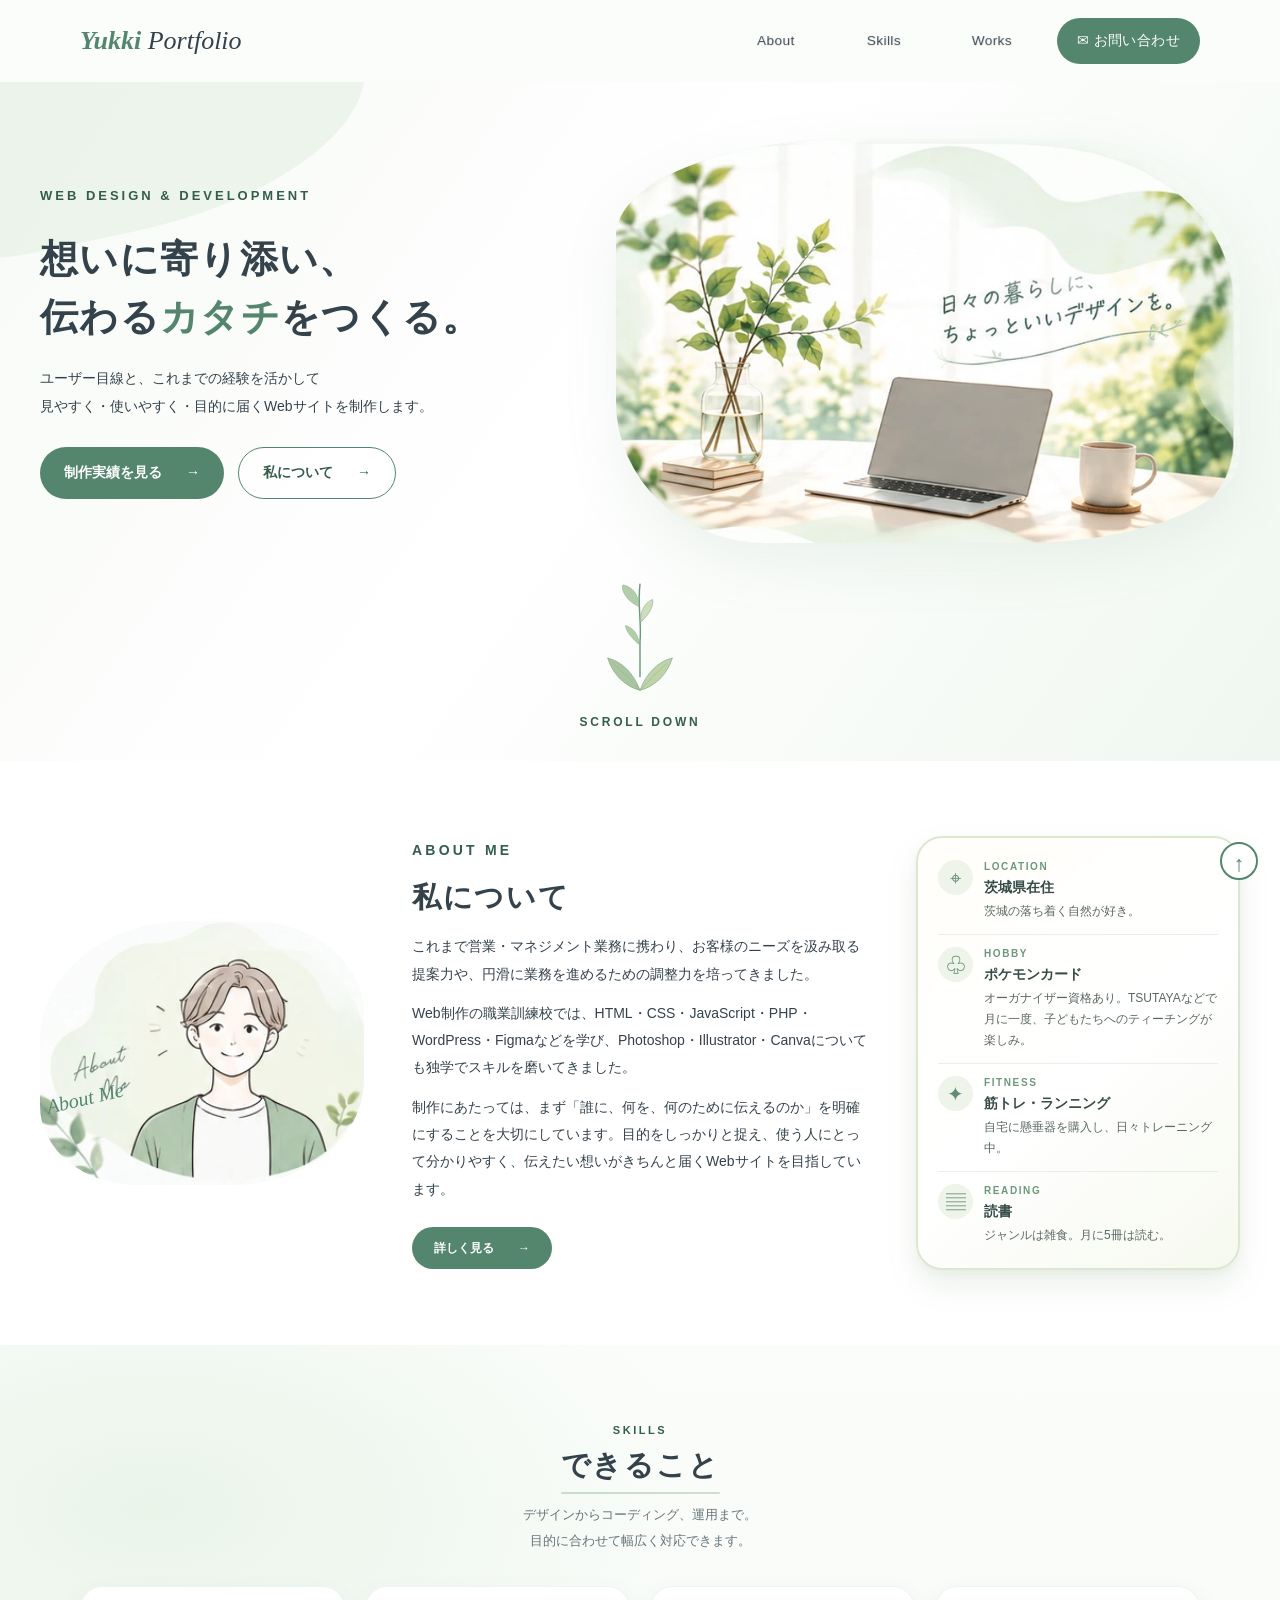
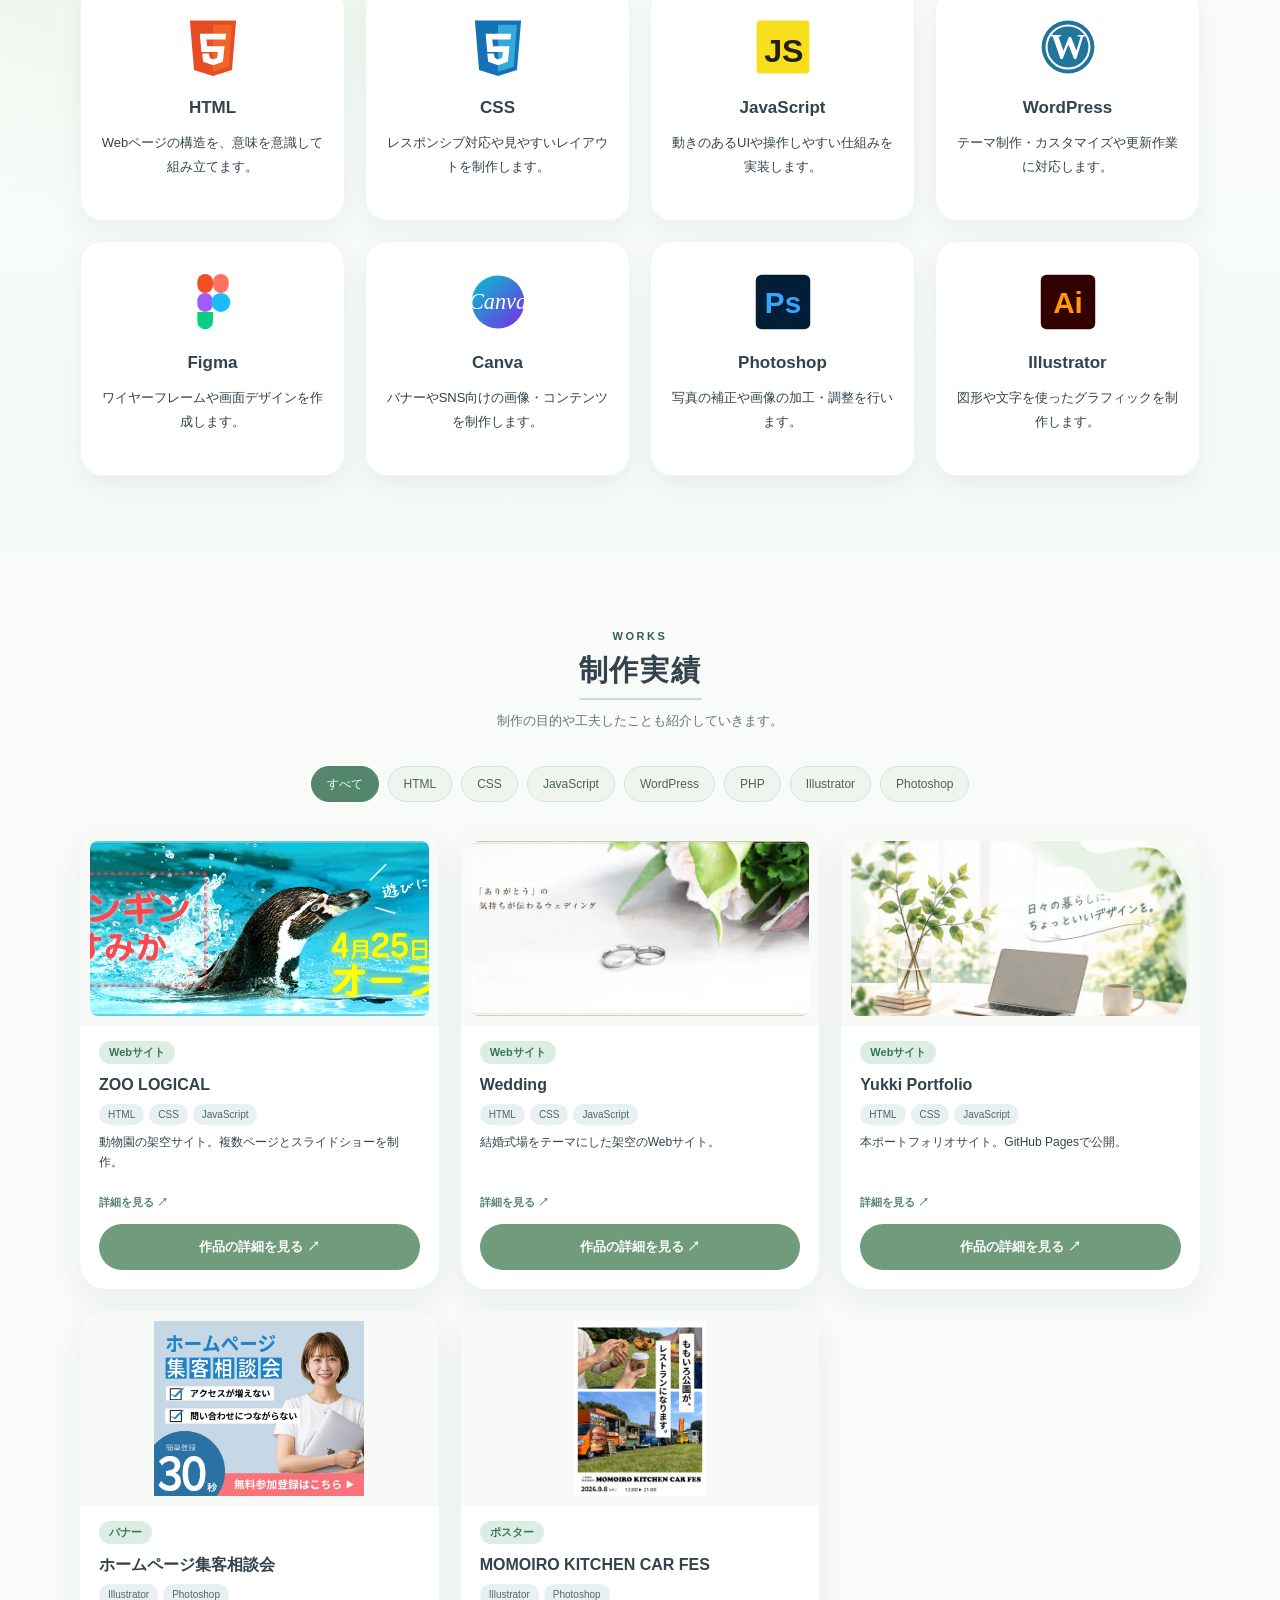
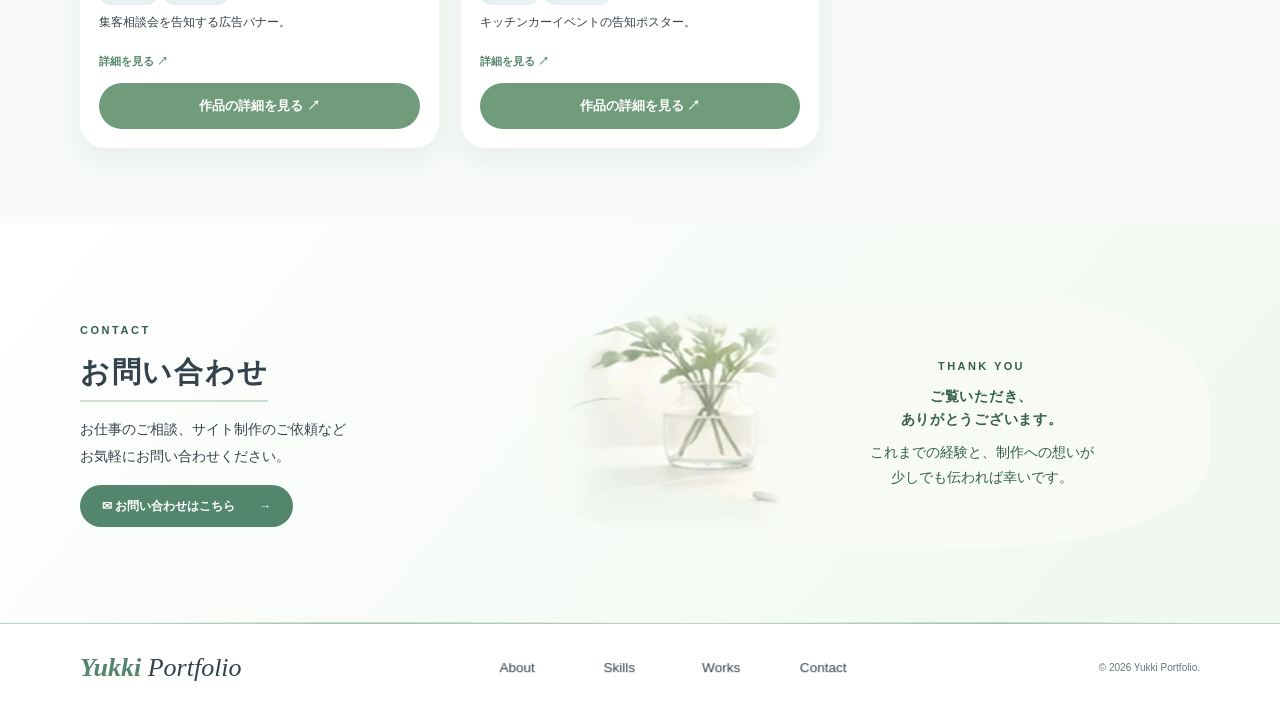
<file: index.html>
<!DOCTYPE html>

<html lang="ja">
<head>
<meta charset="utf-8"/>
<meta content="width=device-width, initial-scale=1.0" name="viewport"/>
<meta content="ユーザーの想いに寄り添い、伝わるWebサイトを制作するポートフォリオです。" name="description"/>
<title>Yukki Portfolio | 想いに寄り添い、伝わるカタチをつくる。</title>
<link href="css/style.css" rel="stylesheet"/>
<script defer="" src="js/main.js"></script>
</head>
<body>
<!-- 01 HEADER：サイトのロゴとナビゲーション -->
<header class="site-header" id="top">
<div class="container header-inner">
<a class="logo" href="#top"><span>Yukki</span> Portfolio</a>
<button aria-controls="global-nav" aria-expanded="false" aria-label="メニューを開く" class="menu-toggle" type="button">☰</button>
<nav aria-label="メインナビゲーション" class="global-nav" id="global-nav">
<!-- 英語の表面と、日本語の裏面を持つ回転メニュー -->
<a aria-label="私について" class="rolling-link" href="#about"><span class="rolling-text"><span class="rolling-front">About</span><span aria-hidden="true" class="rolling-back">私について</span></span></a>
<a aria-label="スキル" class="rolling-link" href="#skills"><span class="rolling-text"><span class="rolling-front">Skills</span><span aria-hidden="true" class="rolling-back">スキル</span></span></a>
<a aria-label="制作実績" class="rolling-link" href="#works"><span class="rolling-text"><span class="rolling-front">Works</span><span aria-hidden="true" class="rolling-back">制作実績</span></span></a>
<a class="nav-contact" href="#contact">✉ お問い合わせ</a>
</nav>
</div>
</header>
<main>
<!-- 02 HERO：メインビジュアル。背景の葉の写真は参考画像から切り出した素材です。 -->
<section aria-labelledby="hero-title" class="hero">
<div class="hero-shape hero-shape-left"></div>
<div class="container hero-inner">
<div class="hero-copy">
<p class="eyebrow">WEB DESIGN &amp; DEVELOPMENT</p>
<h1 id="hero-title">想いに寄り添い、<br/>伝わる<span>カタチ</span>をつくる。</h1>
<p class="hero-description">ユーザー目線と、これまでの経験を活かして<br/>見やすく・使いやすく・目的に届くWebサイトを制作します。</p>
<div class="button-group"><a class="button button-primary" href="#works">制作実績を見る <span>→</span></a><a class="button button-outline" href="#about">私について <span>→</span></a></div>
</div>
<div class="hero-visual"><img alt="窓辺の植物とノートパソコン、右側に取っ手があるコーヒーカップ。手書きの日本語メッセージを添えた明るい作業風景" height="479" src="assets/hero-scene.webp" width="740"/></div>
</div>
<!-- HERO：中央下の植物型スクロール矢印。葉の根元より下には線を描かない。 -->
<a aria-label="下へスクロールして私についてを見る" class="scroll-leaf" href="#about">
<svg aria-hidden="true" class="scroll-leaf-picture" focusable="false" height="135" viewbox="0 0 100 150" width="90">
<!-- 上部の小さな葉っぱと、下へ伸びる茎 -->
<path class="scroll-leaf-stem" d="M50 9 C47 32 52 52 50 73 L50 112"></path>
<path class="scroll-leaf-small" d="M49 34 C33 27 29 14 31 10 C43 12 49 23 49 34 Z"></path>
<path class="scroll-leaf-small light" d="M51 51 C63 40 65 31 64 26 C54 30 50 41 51 51 Z"></path>
<path class="scroll-leaf-small" d="M49 76 C38 67 34 59 34 55 C44 58 49 68 49 76 Z"></path>
<!-- 大きな葉っぱ2枚で下向きの「＼／」を作る。下への線は足さない -->
<path class="scroll-leaf-arrow-left" d="M50 127 C34 123 20 110 14 91 C30 95 43 108 50 127 Z"></path>
<path class="scroll-leaf-arrow-right" d="M50 127 C66 123 80 110 86 91 C70 95 57 108 50 127 Z"></path>
<path class="scroll-leaf-vein" d="M20 97 Q37 112 50 127 M80 97 Q63 112 50 127"></path>
</svg>
<span class="scroll-leaf-label">SCROLL DOWN</span>
</a>
</section>
<!-- 03 ABOUT ME：人物イラスト・紹介文・経歴カード -->
<section aria-labelledby="about-title" class="section about" id="about">
<div class="container about-grid">
<div class="about-portrait"><img alt="親しみやすく穏やかな表情の人物イラスト" height="248" src="assets/about-illustration.webp" width="305"/><span class="handwriting portrait-label">About Me</span></div>
<div class="about-copy"><p class="section-kicker">ABOUT ME</p><h2 class="draw-title" id="about-title">私について</h2><div class="small-line"></div><p>これまで営業・マネジメント業務に携わり、お客様のニーズを汲み取る提案力や、円滑に業務を進めるための調整力を培ってきました。</p><p>Web制作の職業訓練校では、HTML・CSS・JavaScript・PHP・WordPress・Figmaなどを学び、Photoshop・Illustrator・Canvaについても独学でスキルを磨いてきました。</p><p>制作にあたっては、まず「誰に、何を、何のために伝えるのか」を明確にすることを大切にしています。目的をしっかりと捉え、使う人にとって分かりやすく、伝えたい想いがきちんと届くWebサイトを目指しています。</p><a class="button button-primary button-small" href="#contact">詳しく見る <span>→</span></a></div>
<div aria-label="趣味とプロフィール" class="about-facts">
<ul class="about-profile-list">
<li><span aria-hidden="true" class="profile-icon">⌖</span><div class="profile-detail"><span class="profile-label">LOCATION</span><strong>茨城県在住</strong><p>茨城の落ち着く自然が好き。</p></div></li>
<li><span aria-hidden="true" class="profile-icon">♧</span><div class="profile-detail"><span class="profile-label">HOBBY</span><strong>ポケモンカード</strong><p>オーガナイザー資格あり。TSUTAYAなどで月に一度、子どもたちへのティーチングが楽しみ。</p></div></li>
<li><span aria-hidden="true" class="profile-icon">✦</span><div class="profile-detail"><span class="profile-label">FITNESS</span><strong>筋トレ・ランニング</strong><p>自宅に懸垂器を購入し、日々トレーニング中。</p></div></li>
<li><span aria-hidden="true" class="profile-icon">▤</span><div class="profile-detail"><span class="profile-label">READING</span><strong>読書</strong><p>ジャンルは雑食。月に5冊は読む。</p></div></li>
</ul>
</div>
</div>
</section>
<!-- 04 SKILLS：ツールごとのカラーアイコンで紹介（Ver.29） -->
<section aria-labelledby="skills-title" class="section skills" id="skills">
<div class="container">
<div class="section-heading"><p class="section-kicker">SKILLS</p><h2 class="draw-title" id="skills-title">できること</h2><p>デザインからコーディング、運用まで。<br/>目的に合わせて幅広く対応できます。</p></div>
<div class="skill-grid skill-grid--individual">
<article class="skill-card skill-card--individual">
<img alt="" class="skill-brand-logo" height="64" loading="lazy" src="assets/skill-html.svg" width="64"/>
<h3>HTML</h3>
<p>Webページの構造を、意味を意識して組み立てます。</p>
</article>
<article class="skill-card skill-card--individual">
<img alt="" class="skill-brand-logo" height="64" loading="lazy" src="assets/skill-css.svg" width="64"/>
<h3>CSS</h3>
<p>レスポンシブ対応や見やすいレイアウトを制作します。</p>
</article>
<article class="skill-card skill-card--individual">
<img alt="" class="skill-brand-logo" height="64" loading="lazy" src="assets/skill-javascript.svg" width="64"/>
<h3>JavaScript</h3>
<p>動きのあるUIや操作しやすい仕組みを実装します。</p>
</article>
<article class="skill-card skill-card--individual">
<img alt="" class="skill-brand-logo" height="64" loading="lazy" src="assets/skill-wordpress.svg" width="64"/>
<h3>WordPress</h3>
<p>テーマ制作・カスタマイズや更新作業に対応します。</p>
</article>
<article class="skill-card skill-card--individual">
<img alt="" class="skill-brand-logo" height="64" loading="lazy" src="assets/skill-figma.svg" width="64"/>
<h3>Figma</h3>
<p>ワイヤーフレームや画面デザインを作成します。</p>
</article>
<article class="skill-card skill-card--individual">
<img alt="" class="skill-brand-logo" height="64" loading="lazy" src="assets/skill-canva.svg" width="64"/>
<h3>Canva</h3>
<p>バナーやSNS向けの画像・コンテンツを制作します。</p>
</article>
<article class="skill-card skill-card--individual">
<img alt="" class="skill-brand-logo" height="64" loading="lazy" src="assets/skill-photoshop.svg" width="64"/>
<h3>Photoshop</h3>
<p>写真の補正や画像の加工・調整を行います。</p>
</article>
<article class="skill-card skill-card--individual">
<img alt="" class="skill-brand-logo" height="64" loading="lazy" src="assets/skill-illustrator.svg" width="64"/>
<h3>Illustrator</h3>
<p>図形や文字を使ったグラフィックを制作します。</p>
</article>
</div>
</div>
</section>
<!-- 05 WORKS：ボタンでタグ別に作品を絞り込みます。 -->
<section aria-labelledby="works-title" class="section works" id="works">
<div class="container"><div class="section-heading"><p class="section-kicker">WORKS</p><h2 class="draw-title" id="works-title">制作実績</h2><p>制作の目的や工夫したことも紹介していきます。</p></div>
<div aria-label="制作実績の絞り込み" class="filters" role="group"><button aria-pressed="true" class="filter is-active" data-filter="all">すべて</button><button aria-pressed="false" class="filter" data-filter="HTML">HTML</button><button aria-pressed="false" class="filter" data-filter="CSS">CSS</button><button aria-pressed="false" class="filter" data-filter="JavaScript">JavaScript</button><button aria-pressed="false" class="filter" data-filter="WordPress">WordPress</button><button aria-pressed="false" class="filter" data-filter="PHP">PHP</button><button aria-pressed="false" class="filter" data-filter="Illustrator">Illustrator</button><button aria-pressed="false" class="filter" data-filter="Photoshop">Photoshop</button></div>
<div class="work-grid">
<article class="work-card" data-tags="HTML CSS JavaScript" data-work="0" role="button" tabindex="0"><div class="work-image"><img alt="ZOO LOGICALの作品画像" loading="lazy" src="projects/zoo/images/graphic1.png"/></div><div class="work-body"><span class="work-category">Webサイト</span><h3>ZOO LOGICAL</h3><div class="tags"><span>HTML</span><span>CSS</span><span>JavaScript</span></div><p>動物園の架空サイト。複数ページとスライドショーを制作。</p><span class="work-link-note">詳細を見る ↗</span></div><button aria-label="ZOO LOGICALの制作実績を詳しく見る" class="work-open" data-work-open="0" type="button">作品の詳細を見る <span aria-hidden="true">↗</span></button></article>
<article class="work-card" data-tags="HTML CSS JavaScript" data-work="1" role="button" tabindex="0"><div class="work-image"><img alt="Weddingの作品画像" loading="lazy" src="assets/work-wedding.webp"/></div><div class="work-body"><span class="work-category">Webサイト</span><h3>Wedding</h3><div class="tags"><span>HTML</span><span>CSS</span><span>JavaScript</span></div><p>結婚式場をテーマにした架空のWebサイト。</p><span class="work-link-note">詳細を見る ↗</span></div><button aria-label="Weddingの制作実績を詳しく見る" class="work-open" data-work-open="1" type="button">作品の詳細を見る <span aria-hidden="true">↗</span></button></article>
<article class="work-card" data-tags="HTML CSS JavaScript" data-work="2" role="button" tabindex="0"><div class="work-image"><img alt="Yukki Portfolioの作品画像" loading="lazy" src="assets/hero-scene.webp"/></div><div class="work-body"><span class="work-category">Webサイト</span><h3>Yukki Portfolio</h3><div class="tags"><span>HTML</span><span>CSS</span><span>JavaScript</span></div><p>本ポートフォリオサイト。GitHub Pagesで公開。</p><span class="work-link-note">詳細を見る ↗</span></div><button aria-label="Yukki Portfolioの制作実績を詳しく見る" class="work-open" data-work-open="2" type="button">作品の詳細を見る <span aria-hidden="true">↗</span></button></article>
<article class="work-card" data-tags="Illustrator Photoshop" data-work="3" role="button" tabindex="0"><div class="work-image"><img alt="ホームページ集客相談会の作品画像" loading="lazy" src="assets/banner-30.png"/></div><div class="work-body"><span class="work-category">バナー</span><h3>ホームページ集客相談会</h3><div class="tags"><span>Illustrator</span><span>Photoshop</span></div><p>集客相談会を告知する広告バナー。</p><span class="work-link-note">詳細を見る ↗</span></div><button aria-label="ホームページ集客相談会の制作実績を詳しく見る" class="work-open" data-work-open="3" type="button">作品の詳細を見る <span aria-hidden="true">↗</span></button></article>
<article class="work-card" data-tags="Illustrator Photoshop" data-work="4" role="button" tabindex="0"><div class="work-image"><img alt="MOMOIRO KITCHEN CAR FESの作品画像" loading="lazy" src="assets/poster-momoiro.jpg"/></div><div class="work-body"><span class="work-category">ポスター</span><h3>MOMOIRO KITCHEN CAR FES</h3><div class="tags"><span>Illustrator</span><span>Photoshop</span></div><p>キッチンカーイベントの告知ポスター。</p><span class="work-link-note">詳細を見る ↗</span></div><button aria-label="MOMOIRO KITCHEN CAR FESの制作実績を詳しく見る" class="work-open" data-work-open="4" type="button">作品の詳細を見る <span aria-hidden="true">↗</span></button></article>
</div><p class="no-results" hidden="">該当する制作実績はありません。</p>
</div>
</section>
<!-- 06 CONTACT：独立したお問い合わせセクション -->
<section aria-labelledby="contact-title" class="section contact" id="contact"><div class="container contact-grid"><div><p class="section-kicker">CONTACT</p><h2 class="draw-title" id="contact-title">お問い合わせ</h2><p>お仕事のご相談、サイト制作のご依頼など<br/>お気軽にお問い合わせください。</p><a class="button button-primary" href="https://forms.gle/yDgxkMu7hhwARpbV6" target="_blank" rel="noopener noreferrer">✉ お問い合わせはこちら <span>→</span></a></div><div class="contact-art contact-thanks"><img alt="やわらかな光の中に飾られた植物" height="330" loading="lazy" src="assets/contact-thanks.webp" width="920"/><div class="contact-thanks-copy"><span class="thanks-kicker">THANK YOU</span><p class="thanks-title">ご覧いただき、<br/>ありがとうございます。</p><p class="thanks-message">これまでの経験と、制作への想いが<br/>少しでも伝われば幸いです。</p></div></div></div></section>
</main>
<!-- 07 FOOTER：ロゴ・メニュー・著作権表示 -->
<footer class="site-footer"><div class="container footer-inner"><a class="logo" href="#top"><span>Yukki</span> Portfolio</a><nav aria-label="フッターナビゲーション" class="footer-nav"><a class="footer-roll" href="#about"><span class="footer-roll-inner"><span class="footer-roll-front">About</span><span class="footer-roll-back" aria-hidden="true">私について</span></span></a><a class="footer-roll" href="#skills"><span class="footer-roll-inner"><span class="footer-roll-front">Skills</span><span class="footer-roll-back" aria-hidden="true">スキル</span></span></a><a class="footer-roll" href="#works"><span class="footer-roll-inner"><span class="footer-roll-front">Works</span><span class="footer-roll-back" aria-hidden="true">制作実績</span></span></a><a class="footer-roll" href="#contact"><span class="footer-roll-inner"><span class="footer-roll-front">Contact</span><span class="footer-roll-back" aria-hidden="true">お問い合わせ</span></span></a></nav><small>© 2026 Yukki Portfolio.</small></div></footer>
<a aria-label="ページの先頭へ戻る" class="back-to-top" href="#top">↑</a>
<!-- Ver.30：Works詳細モーダル。画像はあとから作品ごとに3〜5枚まで追加可能。 -->
<div class="work-modal" hidden="" id="work-modal">
<div class="work-modal-backdrop" data-close-work=""></div>
<section aria-labelledby="work-modal-title" aria-modal="true" class="work-modal-dialog" role="dialog" tabindex="-1">
<button aria-label="詳細を閉じる" class="work-modal-close" data-close-work="" type="button">×</button>
<p class="work-modal-kicker">WORKS DETAIL</p>
<h2 id="work-modal-title"></h2>




<div class="work-detail-layout"><div class="work-gallery"><div class="work-slide"><button aria-label="前のページ" class="work-slide-arrow" id="work-slide-prev" type="button">‹</button><div aria-live="polite" class="work-slide-frame" id="work-slide-frame"></div><button aria-label="次のページ" class="work-slide-arrow" id="work-slide-next" type="button">›</button></div><div class="work-slide-controls"><span id="work-slide-caption"></span><span id="work-slide-count"></span></div><div aria-label="ページを選択" class="work-slide-dots" id="work-slide-dots"></div></div><div class="work-modal-info"><h3>作品について</h3><p id="work-modal-description"></p><h3>使用技術・ツール</h3><p id="work-modal-tech"></p><h3>制作のポイント</h3><p id="work-modal-points"></p><p id="work-modal-link"></p></div></div></section>
</div>
<!-- Ver.18: 葉っぱを押したときだけ現れる植物のページガイド -->
<aside aria-label="ページ案内" class="auto-guide" hidden="" id="auto-guide">
<div class="auto-guide-top">
<span class="auto-guide-brand"><span aria-hidden="true">❧</span> PAGE GUIDE</span>
<span class="auto-guide-status" id="auto-guide-status">移動中</span>
</div>
<!-- 小さな芽がセクションごとに成長する飾り。ボタンの操作は妨げません -->
<div aria-hidden="true" class="guide-plant" data-stage="1">
<svg focusable="false" height="66" viewbox="0 0 88 66" width="88">
<ellipse class="plant-soil" cx="44" cy="61" fill="#e7dfc7" rx="24" ry="4"></ellipse>
<path class="plant-stem" d="M44 60 Q42 42 44 18" fill="none" stroke="#7a9d69" stroke-linecap="round" stroke-width="3.4"></path>
<path class="plant-leaf plant-leaf-left" d="M44 45 Q21 48 23 31 Q38 29 44 45" fill="#9fbe87"></path>
<path class="plant-leaf plant-leaf-right" d="M44 36 Q66 38 65 21 Q49 22 44 36" fill="#82ab78"></path>
<path class="plant-leaf plant-leaf-top" d="M44 26 Q28 18 36 8 Q47 13 44 26" fill="#a8c891"></path>
<g class="plant-flower" transform="translate(44 13)">
<circle cx="0" cy="-7" fill="#fff9e9" r="6"></circle>
<circle cx="7" cy="-1" fill="#fff9e9" r="6"></circle>
<circle cx="4" cy="7" fill="#fff9e9" r="6"></circle>
<circle cx="-5" cy="6" fill="#fff9e9" r="6"></circle>
<circle cx="-7" cy="-2" fill="#fff9e9" r="6"></circle>
<circle cx="0" cy="0" fill="#eacb76" r="4.2"></circle>
</g>
</svg>
</div>
<p class="auto-guide-current" id="auto-guide-current">About Me</p>
<p class="auto-guide-next" id="auto-guide-next">次は Skills</p>
<div class="auto-guide-actions">
<button class="auto-guide-button auto-guide-back" id="auto-guide-back" type="button">↑ 戻る</button>
<button class="auto-guide-button auto-guide-forward" id="auto-guide-forward" type="button">次へ ↓</button>
</div>
<p class="auto-guide-hint">操作しなければ自動で次へ進みます</p>
</aside>
</body>
</html>
</file>
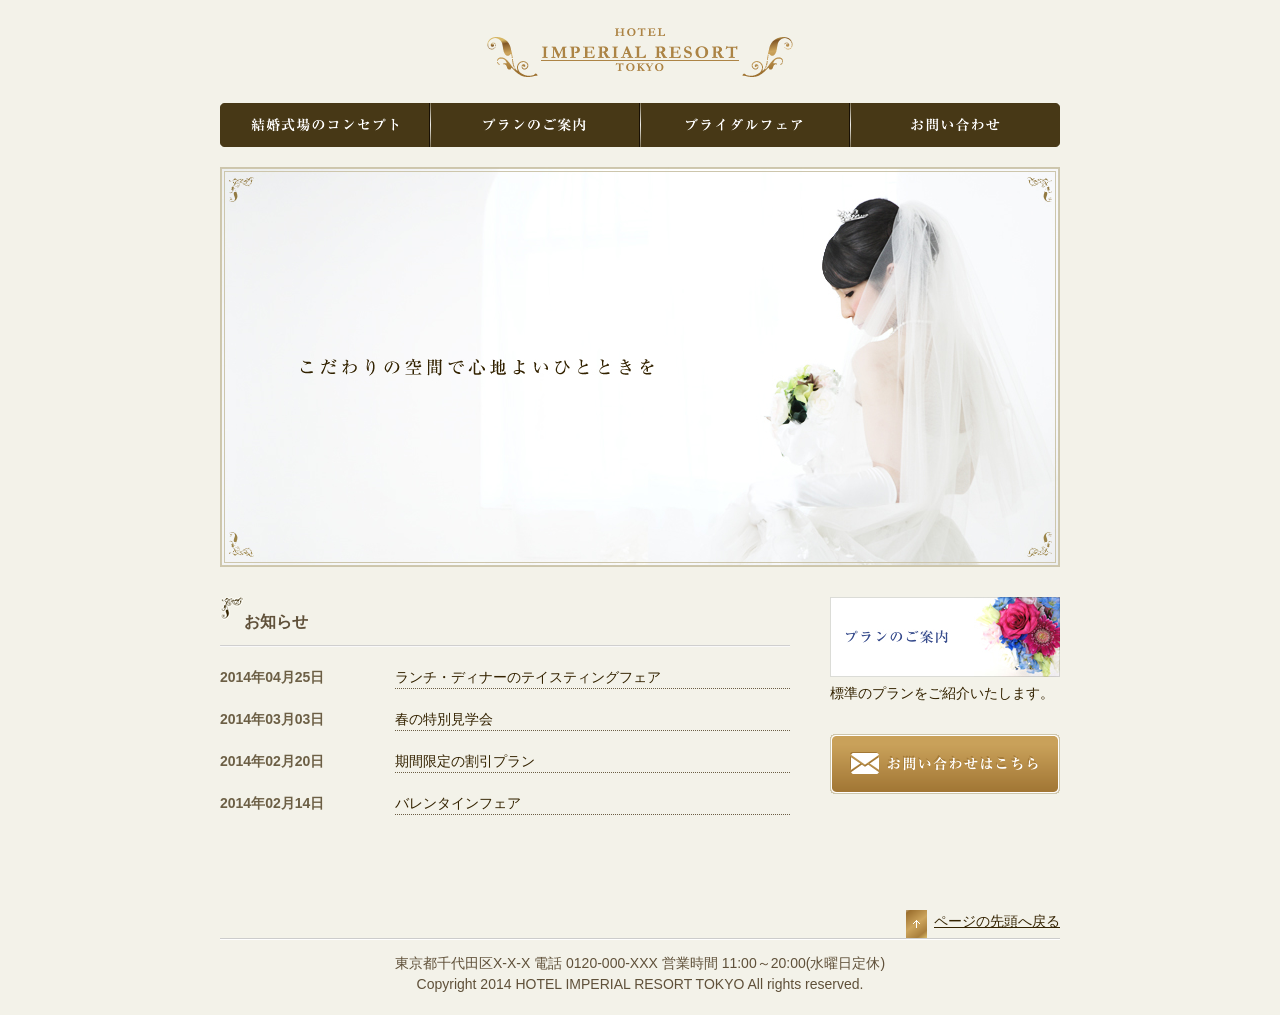
<file: projects/wedding/index.html>
﻿<!DOCTYPE html>
<html lang="ja">

<head>
    <meta charset="UTF-8">
    <title>HOTEL IMPERIAL RESORT TOKYO</title>
    <link rel="stylesheet" href="css/style.css">
    <link rel="stylesheet" href="css/responsive.css" media="screen and (max-width: 767px)">
</head>

<body>
    <header id="top">
        <h1><a href="index.html"><img src="images/logo.png" alt="HOTEL IMPERIAL RESORT TOKYO"></a></h1>
        <nav>
            <ul>
                <li id="nav_concept"><a href="concept.html">結婚式場のコンセプト</a></li>
                <li id="nav_plan"><a href="plan.html">プランのご案内</a></li>
                <li id="nav_fair"><a href="fair.html">ブライダルフェア</a></li>
                <li id="nav_contact"><a href="contact.html">お問い合わせ</a></li>
            </ul>
        </nav>
    </header>
    <div id="graphic">
        <ul>
            <li class="now"><img class="image1" src="images/slide1.jpg" alt="こだわりの空間で心地よいひとときを"></li>
            <li><img class="image2" src="images/slide2.jpg" alt="幸福に満ちた神聖なチャペル"></li>
            <li><img class="image3" src="images/slide3.jpg" alt="「ありがとう」の気持ちが伝わるウェディング"></li>
        </ul>
    </div>
    <div id="contents" class="clearfix">
        <div id="main">


            <section id="news">
                <h2>お知らせ</h2>
                <ul>
                    <li><time datetime="2014-04-25">2014年04月25日</time>ランチ・ディナーのテイスティングフェア</li>
                    <li><time datetime="2014-03-03">2014年03月03日</time>春の特別見学会</li>
                    <li><time datetime="2014-02-20">2014年02月20日</time>期間限定の割引プラン</li>
                    <li><time datetime="2014-02-14">2014年02月14日</time>バレンタインフェア</li>
                </ul>
            </section>
        </div>
        <div id="sub">
            <aside>
                <div class="bnr_inner">
                    <a href="plan.html">
                        <dl>
                            <dt><img src="images/bnr_plan.jpg" alt="プランのご案内"></dt>
                            <dd>標準のプランをご紹介いたします。</dd>
                        </dl>
                    </a>
                </div>
                <div class="bnr_inner">
                    <a href="contact.html">
                        <p><img src="images/bnr_contact.png" alt="お問い合わせ"></p>
                    </a>
                </div>
            </aside>
        </div>
    </div>
    <footer>
        <p id="pagetop"><a href="#top">ページの先頭へ戻る</a></p>
        <address>東京都千代田区X-X-X 電話 0120-000-XXX 営業時間 11:00～20:00(水曜日定休)</address>
        <p id="copyright">
            <small>Copyright 2014 HOTEL IMPERIAL RESORT TOKYO All rights reserved.</small>
        </p>
        </p>
    </footer>
    <script src="js/slideshow.js"></script>
</body>

</html>
</file>
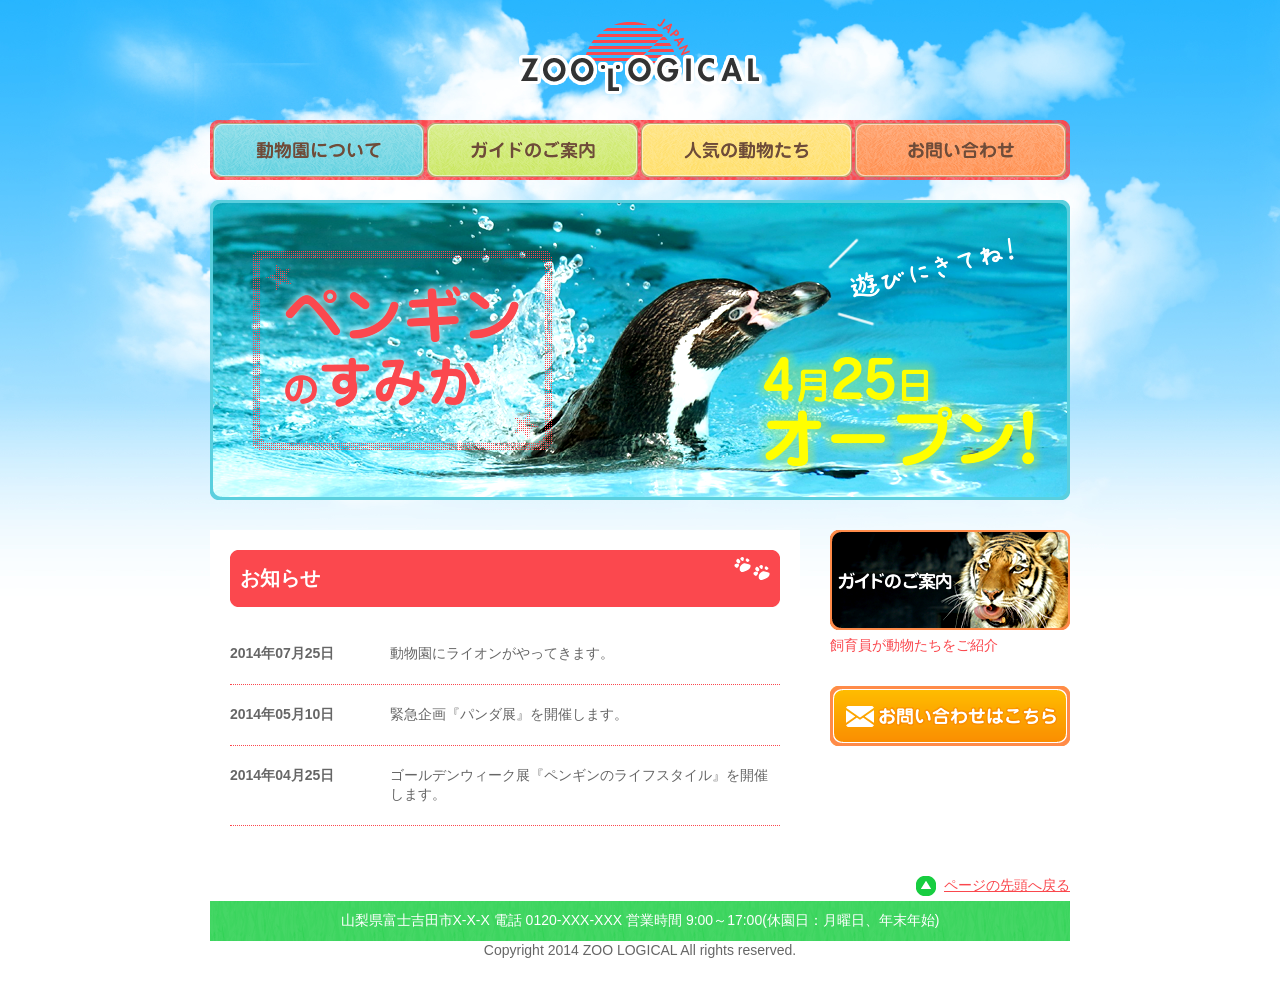
<file: projects/zoo/index.html>
﻿<!DOCTYPE html>
<html lang="ja">

<head>
    <meta charset="UTF-8">
    <title>ZOO LOGICAL</title>
    <link rel="stylesheet" href="css/style.css">
    <link rel="stylesheet" href="css/responsive.css" media="screen and (max-width: 480px)">

<body>
    <header id="top">
        <h1><a href="index.html">
                <img src="images/logo.png" alt="ZOO LOGICAL">
            </a>
        </h1>
    </header>
    <nav>
        <ul>
            <li id="nav_about"><a href="about.html">動物園について</a></li>
            <li id="nav_guide"><a href="guide.html">ガイドのご案内</a></li>
            <li id="nav_animals"><a href="animals.html">人気の動物たち</a></li>
            <li id="nav_contact"><a href="contact.html">お問い合わせ</a></li>
        </ul>
    </nav>
    <div id="graphic">
        <ul>
            <li class="now"><img class="image1" src="images/graphic1.png" alt="「ペンギンのすみか」が4月25日にオープン！遊びにきてね！"></li>
            <li><img class="image2" src="images/graphic2.png" alt="ZOO LOGICALにパンダが登場！5月10日から6月29日まで"></li>
            <li><img class="image3" src="images/graphic3.png" alt="トラさんが「みんなの来場を待ってるよ！」と言っている。"></li>
        </ul>
    </div>

    <div id="contents">
        <div id="main">
            <section id="news">
                <h2>お知らせ</h2>
                <ul>
<li><time datetime="2014-07-25">2014年07月25日</time>動物園にライオンがやってきます。</li>
<li><time datetime="2014-05-10">2014年05月10日</time>緊急企画『パンダ展』を開催します。</li>
<li><time datetime="2014-04-25">2014年04月25日</time>ゴールデンウィーク展『ペンギンのライフスタイル』を開催します。</li>
                </ul>
            </section>
        </div>

        <div id="sub">
            <aside>
                <div class="bnr_area">
                    <a href="guide.html">
                        <dl>
                            <dt><img src="images/bnr_guide.png" alt="ガイドのご案内"></dt>
                            <dd>飼育員が動物たちをご紹介</dd>
                        </dl>
                    </a>
                </div>
                <div class="bnr_area">
                    <a href="contact.html">
                        <p><img src="images/bnr_contact.png" alt="お問い合わせ"></p>
                    </a>
                </div>
            </aside>
        </div>
    </div>
    <footer>
        <div id="contents">
            <p id="pagetop"><a href="#top">ページの先頭へ戻る</a></p>
            <address>山梨県富士吉田市X-X-X 電話 0120-XXX-XXX 営業時間 9:00～17:00(休園日：月曜日、年末年始)</address>
            <p id="copyright"><small>Copyright 2014 ZOO LOGICAL All rights reserved.</small></p>
        </div>

    </footer>
    <script src="js/slideshow.js">
    </script>
</body>

</html>
</file>
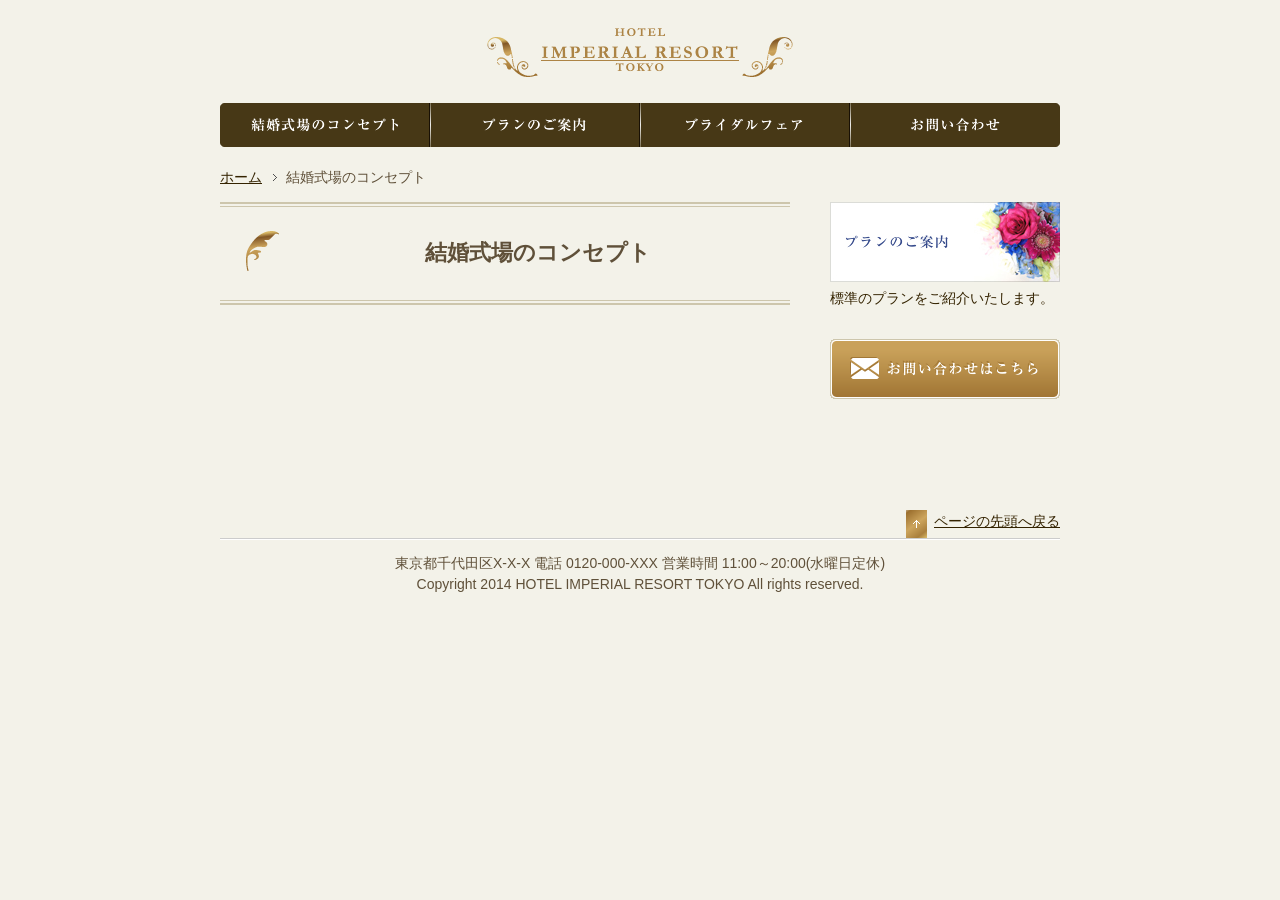
<file: projects/wedding/base.html>
﻿<!DOCTYPE html>
<html lang="ja">

<head>
    <meta charset="UTF-8">
    <title>結婚式場のコンセプト - HOTEL IMPERIAL RESORT TOKYO</title>
    <link rel="stylesheet" href="css/style.css">

</head>

<body>
    <header id="top">
        <h1><a href="index.html"><img src="images/logo.png" alt="HOTEL IMPERIAL RESORT TOKYO"></a></h1>
        <nav>
            <ul>
                <li id="nav_concept"><a href="concept.html">結婚式場のコンセプト</a></li>
                <li id="nav_plan"><a href="plan.html">プランのご案内</a></li>
                <li id="nav_fair"><a href="fair.html">ブライダルフェア</a></li>
                <li id="nav_contact"><a href="contact.html">お問い合わせ</a></li>
            </ul>
        </nav>
        <div id="breadcrumb">
            <ul>
                <li><a href="index.html">ホーム</a></li>
                <li>結婚式場のコンセプト</li>
            </ul>
        </div>
        <div id="contents" class="clearfix">
            <div id="main">

                <article>
                    <h1>結婚式場のコンセプト</h1>
                </article>
            </div>
            <div id="sub">
                <aside>
                    <div class="bnr_inner">
                        <a href="plan.html">
                            <dl>
                                <dt><img src="images/bnr_plan.jpg" alt="プランのご案内"></dt>
                                <dd>標準のプランをご紹介いたします。</dd>
                            </dl>
                        </a>
                    </div>
                    <div class="bnr_inner">
                        <a href="contact.html">
                            <p><img src="images/bnr_contact.png" alt="お問い合わせ"></p>
                        </a>
                    </div>
                </aside>
            </div>
        </div>
    </header>
</body>

<footer>
    <p id="pagetop"><a href="#top">ページの先頭へ戻る</a></p>
    <address>東京都千代田区X-X-X 電話 0120-000-XXX 営業時間 11:00～20:00(水曜日定休)</address>
    <p id="copyright">
        <small>Copyright 2014 HOTEL IMPERIAL RESORT TOKYO All rights reserved.</small>
    </p>
    </p>
</footer>

</html>
</file>
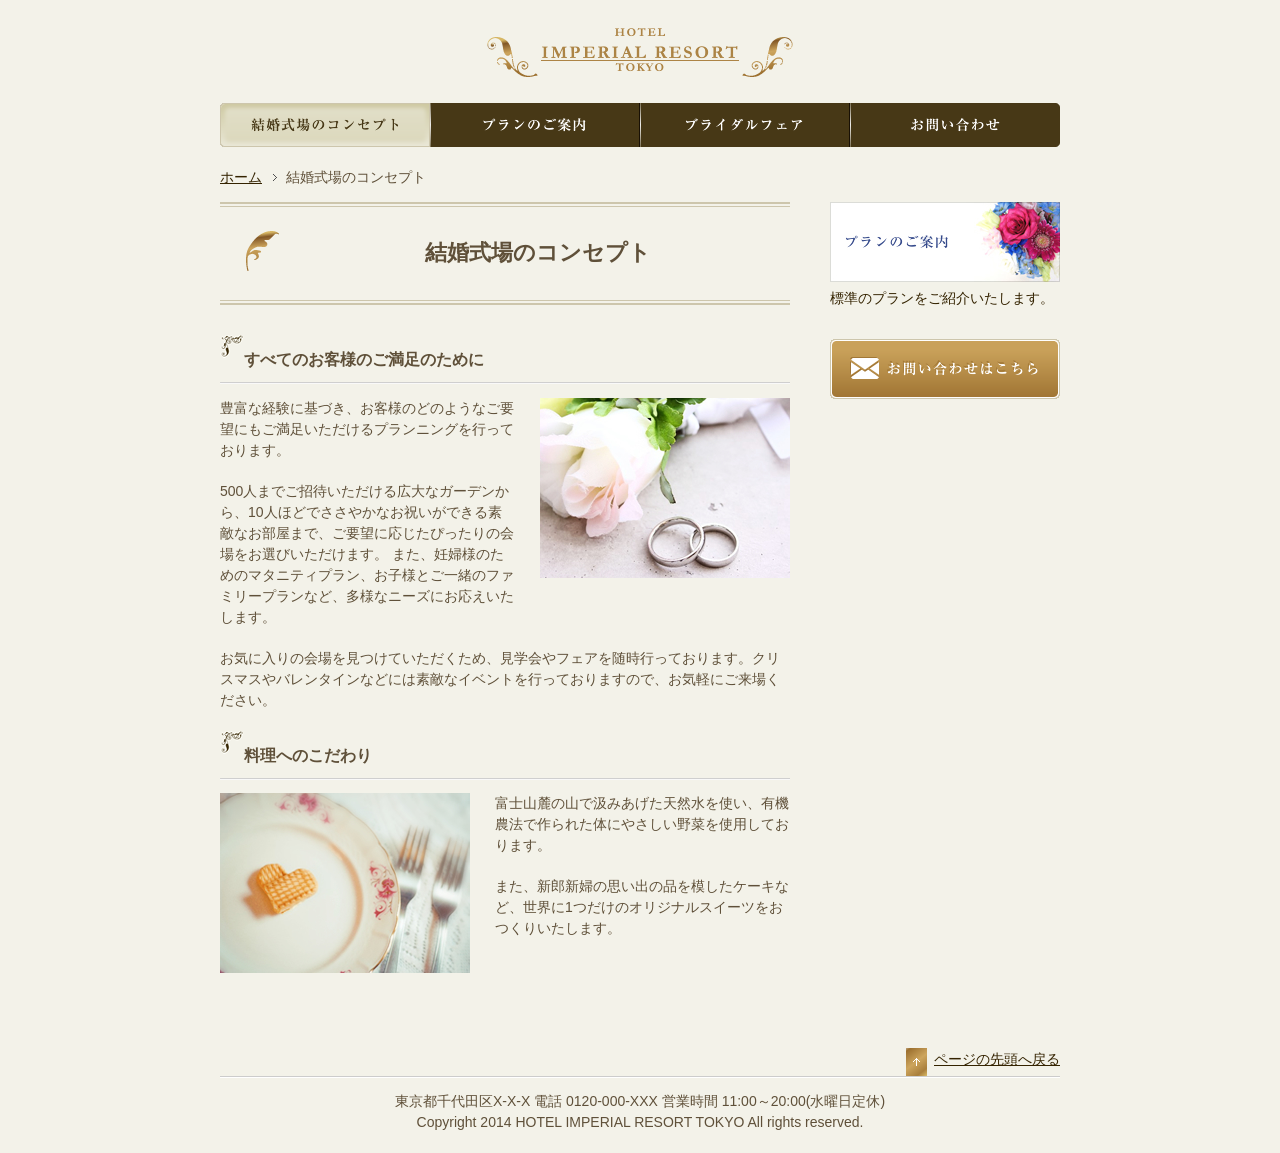
<file: projects/wedding/concept.html>
﻿<!DOCTYPE html>
<html lang="ja">

<head>
    <meta charset="UTF-8">
    <title>結婚式場のコンセプト - HOTEL IMPERIAL RESORT TOKYO</title>
    <link rel="stylesheet" href="css/style.css">

</head>

<body id="concept">
    <header id="top">
        <h1><a href="index.html"><img src="images/logo.png" alt="HOTEL IMPERIAL RESORT TOKYO"></a></h1>
        <nav>
            <ul>
                <li id="nav_concept"><a href="concept.html">結婚式場のコンセプト</a></li>
                <li id="nav_plan"><a href="plan.html">プランのご案内</a></li>
                <li id="nav_fair"><a href="fair.html">ブライダルフェア</a></li>
                <li id="nav_contact"><a href="contact.html">お問い合わせ</a></li>
            </ul>
        </nav>
        <div id="breadcrumb">
            <ul>
                <li><a href="index.html">ホーム</a></li>
                <li>結婚式場のコンセプト</li>
            </ul>
        </div>
        <div id="contents" class="clearfix">
            <div id="main">

                <article>
                    <h1>結婚式場のコンセプト</h1>
                    <section class="concep_box"></section>
                    <section class="concep_box">
                        <h2>すべてのお客様のご満足のために</h2>

                        <p><img class="image_right" src="images/concept_photo1.jpg"
                                alt="">豊富な経験に基づき、お客様のどのようなご要望にもご満足いただけるプランニングを行っております。</p>

                        <p>500人までご招待いただける広大なガーデンから、10人ほどでささやかなお祝いができる素敵なお部屋まで、ご要望に応じたぴったりの会場をお選びいただけます。

                            また、妊婦様のためのマタニティプラン、お子様とご一緒のファミリープランなど、多様なニーズにお応えいたします。</p>

                        <p>お気に入りの会場を見つけていただくため、見学会やフェアを随時行っております。クリスマスやバレンタインなどには素敵なイベントを行っておりますので、お気軽にご来場ください。</p>
                    </section>
                    <section class="concep_box">
                        <h2>料理へのこだわり</h2>
                        <p><img class="image_left" src="images/concept_photo2.jpg"
                                alt="">富士山麓の山で汲みあげた天然水を使い、有機農法で作られた体にやさしい野菜を使用しております。</p>
                        <p>また、新郎新婦の思い出の品を模したケーキなど、世界に1つだけのオリジナルスイーツをおつくりいたします。</p>
                    </section>

                </article>
            </div>
            <div id="sub">
                <aside>
                    <div class="bnr_inner">
                        <a href="plan.html">
                            <dl>
                                <dt><img src="images/bnr_plan.jpg" alt="プランのご案内"></dt>
                                <dd>標準のプランをご紹介いたします。</dd>
                            </dl>
                        </a>
                    </div>
                    <div class="bnr_inner">
                        <a href="contact.html">
                            <p><img src="images/bnr_contact.png" alt="お問い合わせ"></p>
                        </a>
                    </div>
                </aside>
            </div>
        </div>
    </header>
</body>

<footer>
    <p id="pagetop"><a href="#top">ページの先頭へ戻る</a></p>
    <address>東京都千代田区X-X-X 電話 0120-000-XXX 営業時間 11:00～20:00(水曜日定休)</address>
    <p id="copyright">
        <small>Copyright 2014 HOTEL IMPERIAL RESORT TOKYO All rights reserved.</small>
    </p>
    </p>
</footer>

</html>
</file>
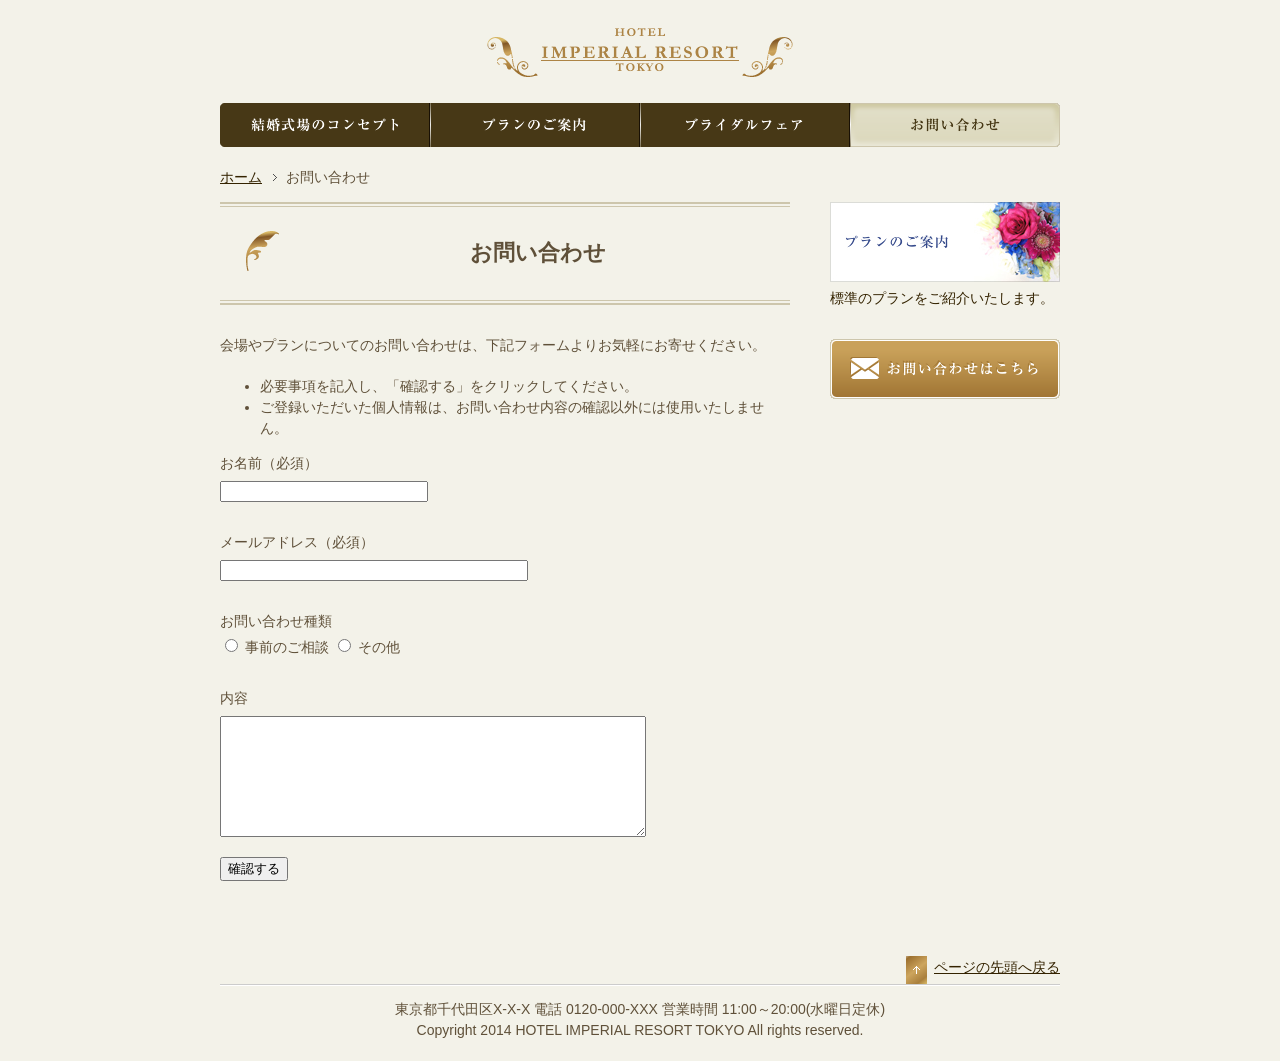
<file: projects/wedding/contact.html>
﻿<!DOCTYPE html>
<html lang="ja">

<head>
    <meta charset="UTF-8">
    <title>HOTEL IMPERIAL RESORT TOKYO</title>
    <link rel="stylesheet" href="css/style.css">

</head>

<body id="contact">

    <header id="top">
        <h1><a href="index.html"><img src="images/logo.png" alt="HOTEL IMPERIAL RESORT TOKYO"></a></h1>
        <nav>
            <ul>
                <li id="nav_concept"><a href="concept.html">結婚式場のコンセプト</a></li>
                <li id="nav_plan"><a href="plan.html">プランのご案内</a></li>
                <li id="nav_fair"><a href="fair.html">ブライダルフェア</a></li>
                <li id="nav_contact"><a href="contact.html">お問い合わせ</a></li>
            </ul>
        </nav>
        <div id="breadcrumb">
            <ul>
                <li><a href="index.html">ホーム</a></li>
                <li>お問い合わせ</li>
            </ul>
        </div>
        <div id="contents" class="clearfix">
            <div id="main">

                <article>
                    <h1>お問い合わせ</h1>
                </article>
                <p>会場やプランについてのお問い合わせは、下記フォームよりお気軽にお寄せください。</p>

                <ul>
                    <li>必要事項を記入し、「確認する」をクリックしてください。</li>
                    <li>ご登録いただいた個人情報は、お問い合わせ内容の確認以外には使用いたしません。</li>
                </ul>

                <form action="#">
                    <p><label>
                            お名前（必須）<br> <input type="text" name="name" required></label></p>
                    <p>メールアドレス（必須） <br>
                        <label>
                            <input type="email" name="email" required>
                        </label>
                    </p>
                    <p>お問い合わせ種類<br>
                        <label>
                            <input type="radio" name="kind" value="0">
                            事前のご相談
                        </label>

                        <label>
                            <input type="radio" name="kind" value="1">
                            その他
                        </label>
                    </p>
                    <p><label>内容<br><textarea name="comment"></textarea></label></p>
                    <p><input type="submit" value="確認する"></value>
                    </p>
                </form>
            </div>
            <div id="sub">
                <aside>
                    <div class="bnr_inner">
                        <a href="plan.html">
                            <dl>
                                <dt><img src="images/bnr_plan.jpg" alt="プランのご案内"></dt>
                                <dd>標準のプランをご紹介いたします。</dd>
                            </dl>
                        </a>
                    </div>
                    <div class="bnr_inner">
                        <a href="contact.html">
                            <p><img src="images/bnr_contact.png" alt="お問い合わせ"></p>
                        </a>
                    </div>
                </aside>
            </div>
        </div>
    </header>
</body>

<footer>
    <p id="pagetop"><a href="#top">ページの先頭へ戻る</a></p>
    <address>東京都千代田区X-X-X 電話 0120-000-XXX 営業時間 11:00～20:00(水曜日定休)</address>
    <p id="copyright">
        <small>Copyright 2014 HOTEL IMPERIAL RESORT TOKYO All rights reserved.</small>
    </p>
    </p>
</footer>

</html>
</file>
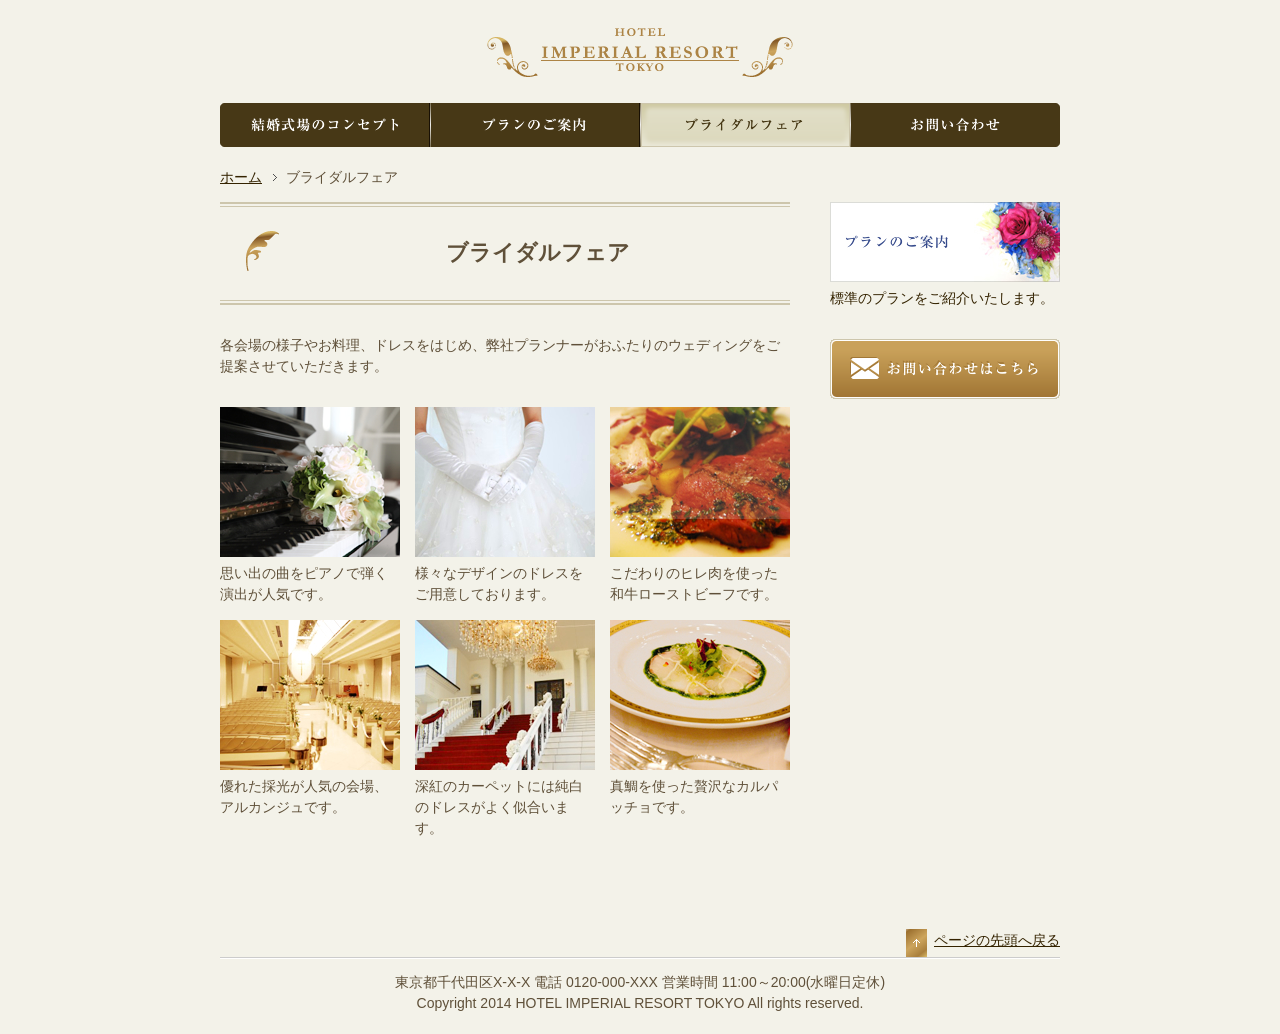
<file: projects/wedding/fair.html>
﻿<!DOCTYPE html>
<html lang="ja">

<head>
    <meta charset="UTF-8">
    <title>ブライダルフェア - HOTEL IMPERIAL RESORT TOKYO</title>
    <link rel="stylesheet" href="css/style.css">

</head>

<body id="fair">

    <header id="top">
        <h1><a href="index.html"><img src="images/logo.png" alt="HOTEL IMPERIAL RESORT TOKYO"></a></h1>
        <nav>
            <ul>
                <li id="nav_concept"><a href="concept.html">結婚式場のコンセプト</a></li>
                <li id="nav_plan"><a href="plan.html">プランのご案内</a></li>
                <li id="nav_fair"><a href="fair.html">ブライダルフェア</a></li>
                <li id="nav_contact"><a href="contact.html">お問い合わせ</a></li>
            </ul>
        </nav>
        <div id="breadcrumb">
            <ul>
                <li><a href="index.html">ホーム</a></li>
                <li>ブライダルフェア</li>
            </ul>
        </div>
        <div id="contents" class="clearfix">
            <div id="main">

                <article>
                    <h1>ブライダルフェア</h1>
                </article>
                <p>各会場の様子やお料理、ドレスをはじめ、弊社プランナーがおふたりのウェディングをご提案させていただきます。</p>
                <div class="gallery_box">
                    <figure><img src="images/gallery_photo1.jpg" alt="">
                        <figcaption>思い出の曲をピアノで弾く演出が人気です。</figcaption>
                    </figure>
                    <figure><img src="images/gallery_photo2.jpg" alt="">
                        <figcaption>様々なデザインのドレスをご用意しております。</figcaption>
                    </figure>
                    <figure><img src="images/gallery_photo3.jpg" alt="">
                        <figcaption>こだわりのヒレ肉を使った和牛ローストビーフです。</figcaption>
                    </figure>
                </div>

                <div class="gallery_box">
                    <figure><img src="images/gallery_photo4.jpg" alt="">
                        <figcaption>優れた採光が人気の会場、アルカンジュです。</figcaption>
                    </figure>
                    <figure><img src="images/gallery_photo5.jpg" alt="">
                        <figcaption>深紅のカーペットには純白のドレスがよく似合います。</figcaption>
                    </figure>
                    <figure><img src="images/gallery_photo6.jpg" alt="">
                        <figcaption>真鯛を使った贅沢なカルパッチョです。</figcaption>
                    </figure>
                </div>
            </div>
            <div id="sub">
                <aside>
                    <div class="bnr_inner">
                        <a href="plan.html">
                            <dl>
                                <dt><img src="images/bnr_plan.jpg" alt="プランのご案内"></dt>
                                <dd>標準のプランをご紹介いたします。</dd>
                            </dl>
                        </a>
                    </div>
                    <div class="bnr_inner">
                        <a href="contact.html">
                            <p><img src="images/bnr_contact.png" alt="お問い合わせ"></p>
                        </a>
                    </div>
                </aside>
            </div>
        </div>
    </header>
</body>

<footer>
    <p id="pagetop"><a href="#top">ページの先頭へ戻る</a></p>
    <address>東京都千代田区X-X-X 電話 0120-000-XXX 営業時間 11:00～20:00(水曜日定休)</address>
    <p id="copyright">
        <small>Copyright 2014 HOTEL IMPERIAL RESORT TOKYO All rights reserved.</small>
    </p>
    </p>
</footer>

</html>
</file>
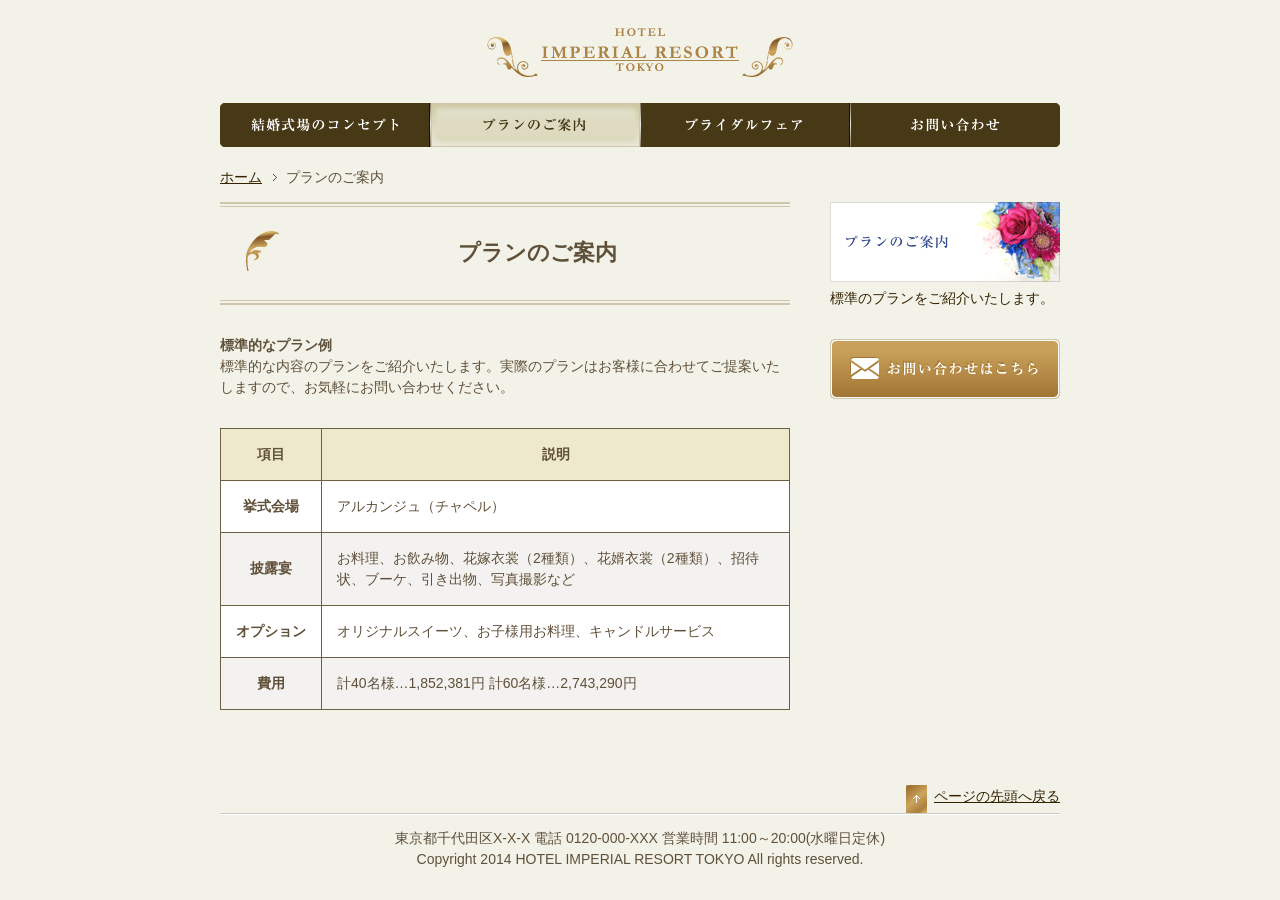
<file: projects/wedding/plan.html>
﻿<!DOCTYPE html>
<html lang="ja">

<head>
    <meta charset="UTF-8">
    <title>プランのご案内 - HOTEL IMPERIAL RESORT TOKYO</title>
    <link rel="stylesheet" href="css/style.css">

</head>

<body id="plan">
    <header id="top">
        <h1><a href="index.html"><img src="images/logo.png" alt="HOTEL IMPERIAL RESORT TOKYO"></a></h1>
        <nav>
            <ul>
                <li id="nav_concept"><a href="concept.html">結婚式場のコンセプト</a></li>
                <li id="nav_plan"><a href="plan.html">プランのご案内</a></li>
                <li id="nav_fair"><a href="fair.html">ブライダルフェア</a></li>
                <li id="nav_contact"><a href="contact.html">お問い合わせ</a></li>
            </ul>
        </nav>
        <div id="breadcrumb">
            <ul>
                <li><a href="index.html">ホーム</a></li>
                <li>プランのご案内</li>

            </ul>
        </div>
        <div id="contents" class="clearfix">
            <div id="main">

                <article>
                    <h1>プランのご案内</h1>
                </article>
                <table>
                    <caption><strong>標準的なプラン例</strong>
                        <p>標準的な内容のプランをご紹介いたします。実際のプランはお客様に合わせてご提案いたしますので、お気軽にお問い合わせください。</p>
                    </caption>

                    <thead>
                        <tr>
                            <th scope="col">項目</th>
                            <th scope="col">説明</th>
                        </tr>
                    </thead>
                    <tbody>
                        <tr>
                            <th scope="row">挙式会場</th>
                            <td>アルカンジュ（チャペル）</td>
                        </tr>
                        <tr>
                            <th scope="row">披露宴</th>
                            <td>お料理、お飲み物、花嫁衣裳（2種類）、花婿衣裳（2種類）、招待状、ブーケ、引き出物、写真撮影など</td>
                        </tr>
                        <tr>
                            <th scope="row">オプション</th>
                            <td>オリジナルスイーツ、お子様用お料理、キャンドルサービス</td>
                        </tr>
                        <tr>
                            <th scope="row">費用</th>
                            <td>計40名様…1,852,381円
                                計60名様…2,743,290円</td>
                        </tr>
                    </tbody>
                </table>
            </div>
            <div id="sub">
                <aside>
                    <div class="bnr_inner">
                        <a href="plan.html">
                            <dl>
                                <dt><img src="images/bnr_plan.jpg" alt="プランのご案内"></dt>
                                <dd>標準のプランをご紹介いたします。</dd>
                            </dl>
                        </a>
                    </div>
                    <div class="bnr_inner">
                        <a href="contact.html">
                            <p><img src="images/bnr_contact.png" alt="お問い合わせ"></p>
                        </a>
                    </div>
                </aside>
            </div>
        </div>
    </header>
</body>

<footer>
    <p id="pagetop"><a href="#top">ページの先頭へ戻る</a></p>
    <address>東京都千代田区X-X-X 電話 0120-000-XXX 営業時間 11:00～20:00(水曜日定休)</address>
    <p id="copyright">
        <small>Copyright 2014 HOTEL IMPERIAL RESORT TOKYO All rights reserved.</small>
    </p>
    </p>
</footer>

</html>
</file>
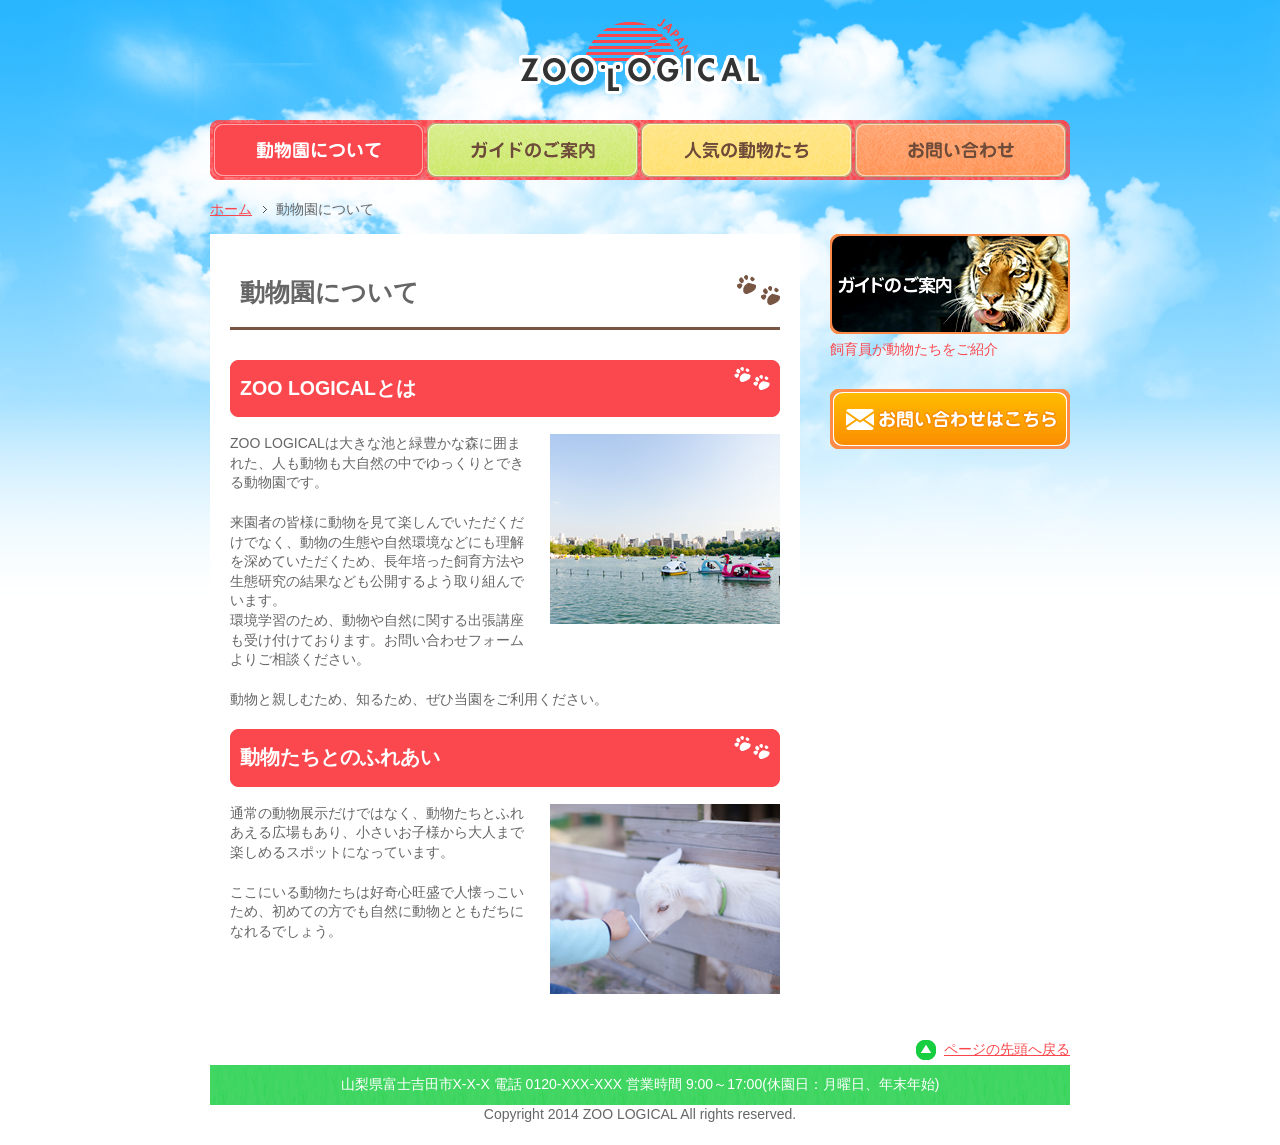
<file: projects/zoo/about.html>
﻿<!DOCTYPE html>
<html lang="ja">

<head>
    <meta charset="UTF-8">
    <title>動物園について:ZOO LOGICAL</title>
    <link rel="stylesheet" href="css/style.css">
</head>

<body id="about">
    <header id="top">
        <h1><a href="index.html">
                <img src="images/logo.png" alt="ZOO LOGICAL">
            </a>
        </h1>
    </header>
    <nav>
        <ul>
            <li id="nav_about"><a href="about.html">動物園について</a></li>
            <li id="nav_guide"><a href="guide.html">ガイドのご案内</a></li>
            <li id="nav_animals"><a href="animals.html">人気の動物たち</a></li>
            <li id="nav_contact"><a href="contact.html">お問い合わせ</a></li>
        </ul>
    </nav>
    <div id="path">
        <ol>
            <li><a href="index.html">ホーム</a></li>
            <li>動物園について</li>
        </ol>
    </div>

    <div id="contents">
        <div id="main">
            <article>
                <h1>動物園について</h1>
                <section.about_area>
                    <h2>ZOO LOGICALとは</h2>
                    <p><img class="photo_right" src="images/about_photo1.jpg" alt="">ZOO
                        LOGICALは大きな池と緑豊かな森に囲まれた、人も動物も大自然の中でゆっくりとできる動物園です。</p>
                    <p>来園者の皆様に動物を見て楽しんでいただくだけでなく、動物の生態や自然環境などにも理解を深めていただくため、長年培った飼育方法や生態研究の結果なども公開するよう取り組んでいます。<br>環境学習のため、動物や自然に関する出張講座も受け付けております。お問い合わせフォームよりご相談ください。
                    </p>
                    <p>動物と親しむため、知るため、ぜひ当園をご利用ください。</p>
                    </section>
                    <section.about_area>
                        <h2>動物たちとのふれあい</h2>
                        <p><img class="photo_right" src="images/about_photo2.jpg"
                                alt="">通常の動物展示だけではなく、動物たちとふれあえる広場もあり、小さいお子様から大人まで楽しめるスポットになっています。</p>
                        <p>ここにいる動物たちは好奇心旺盛で人懐っこいため、初めての方でも自然に動物とともだちになれるでしょう。</p>
                    </section.about_area>

            </article>
        </div>

        <div id="sub">
            <aside>
                <div class="bnr_area">
                    <a href="guide.html">
                        <dl>
                            <dt><img src="images/bnr_guide.png" alt="ガイドのご案内"></dt>
                            <dd>飼育員が動物たちをご紹介</dd>
                        </dl>
                    </a>
                </div>
                <div class="bnr_area">
                    <a href="contact.html">
                        <p><img src="images/bnr_contact.png" alt="お問い合わせ"></p>
                    </a>
                </div>
            </aside>
        </div>
    </div>
    <footer>
        <div id="contents">
            <p id="pagetop"><a href="#top">ページの先頭へ戻る</a></p>
            <address>山梨県富士吉田市X-X-X 電話 0120-XXX-XXX 営業時間 9:00～17:00(休園日：月曜日、年末年始)</address>
            <p id="copyright"><small>Copyright 2014 ZOO LOGICAL All rights reserved.</small></p>
        </div>

    </footer>
</body>

</html>
</file>
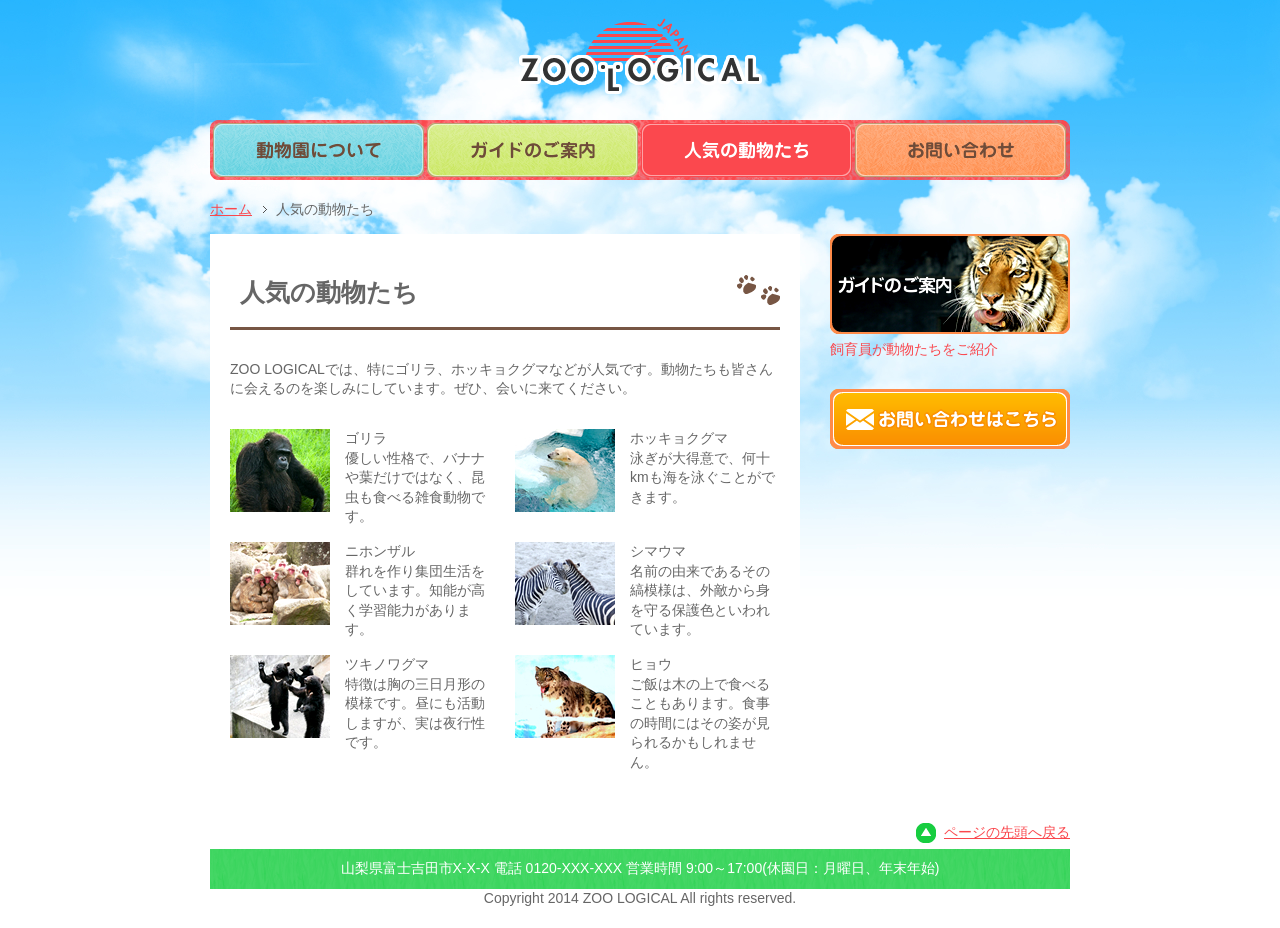
<file: projects/zoo/animals.html>
﻿<!DOCTYPE html>
<html lang="ja">

<head>
    <meta charset="UTF-8">
    <title>ZOO LOGICAL</title>
    <link rel="stylesheet" href="css/style.css">
</head>

<body id="animals">
    <header id="top">
        <h1><a href="index.html">
                <img src="images/logo.png" alt="ZOO LOGICAL">
            </a>
        </h1>
    </header>
    <nav>
        <ul>
            <li id="nav_about"><a href="about.html">動物園について</a></li>
            <li id="nav_guide"><a href="guide.html">ガイドのご案内</a></li>
            <li id="nav_animals"><a href="animals.html">人気の動物たち</a></li>
            <li id="nav_contact"><a href="contact.html">お問い合わせ</a></li>
        </ul>
    </nav>
    <div id="path">
        <ol>
            <li><a href="index.html">ホーム</a></li>
            <li>人気の動物たち</li>
        </ol>
    </div>

    <div id="contents">
        <div id="main">
            <article>
                <h1>人気の動物たち</h1>
                <p>ZOO LOGICALでは、特にゴリラ、ホッキョクグマなどが人気です。動物たちも皆さんに会えるのを楽しみにしています。ぜひ、会いに来てください。</p>
                <div class="animals_area">
                    <figure>
                        <img src="images/animals_photo1.jpg">
                        <figcaption> ゴリラ<br>優しい性格で、バナナや葉だけではなく、昆虫も食べる雑食動物です。</figcaption>
                    </figure>
                    <figure>
                        <img src="images/animals_photo2.jpg">
                        <figcaption>
                            ホッキョクグマ<br>泳ぎが大得意で、何十kmも海を泳ぐことができます。
                        </figcaption>
                    </figure>
                </div>
                <div class="animals_area">
                    <figure>
                        <img src="images/animals_photo3.jpg">
                        <figcaption>ニホンザル<br>群れを作り集団生活をしています。知能が高く学習能力があります。
                        </figcaption>
                    </figure>
                    <figure>
                        <img src="images/animals_photo4.jpg" alt="シマウマ">
                        <figcaption>
                            シマウマ<br>
                            名前の由来であるその縞模様は、外敵から身を守る保護色といわれています。
                        </figcaption>
                    </figure>
                </div>
                <div class="animals_area">
                    <figure>
                        <img src="images/animals_photo5.jpg">
                        <figcaption>ツキノワグマ<br>特徴は胸の三日月形の模様です。昼にも活動しますが、実は夜行性です。
                        </figcaption>
                    </figure>
                    <figure>
                        <img src="images/animals_photo6.jpg">
                        <figcaption>
                            ヒョウ<br>ご飯は木の上で食べることもあります。食事の時間にはその姿が見られるかもしれません。</figcaption>
                    </figure>
                </div>
            </article>
        </div>

        <div id="sub">
            <aside>
                <div class="bnr_area">
                    <a href="guide.html">
                        <dl>
                            <dt><img src="images/bnr_guide.png" alt="ガイドのご案内"></dt>
                            <dd>飼育員が動物たちをご紹介</dd>
                        </dl>
                    </a>
                </div>
                <div class="bnr_area">
                    <a href="contact.html">
                        <p><img src="images/bnr_contact.png" alt="お問い合わせ"></p>
                    </a>
                </div>
            </aside>
        </div>
    </div>
    <footer>
        <div id="contents">
            <p id="pagetop"><a href="#top">ページの先頭へ戻る</a></p>
            <address>山梨県富士吉田市X-X-X 電話 0120-XXX-XXX 営業時間 9:00～17:00(休園日：月曜日、年末年始)</address>
            <p id="copyright"><small>Copyright 2014 ZOO LOGICAL All rights reserved.</small></p>
        </div>

    </footer>
</body>

</html>
</file>
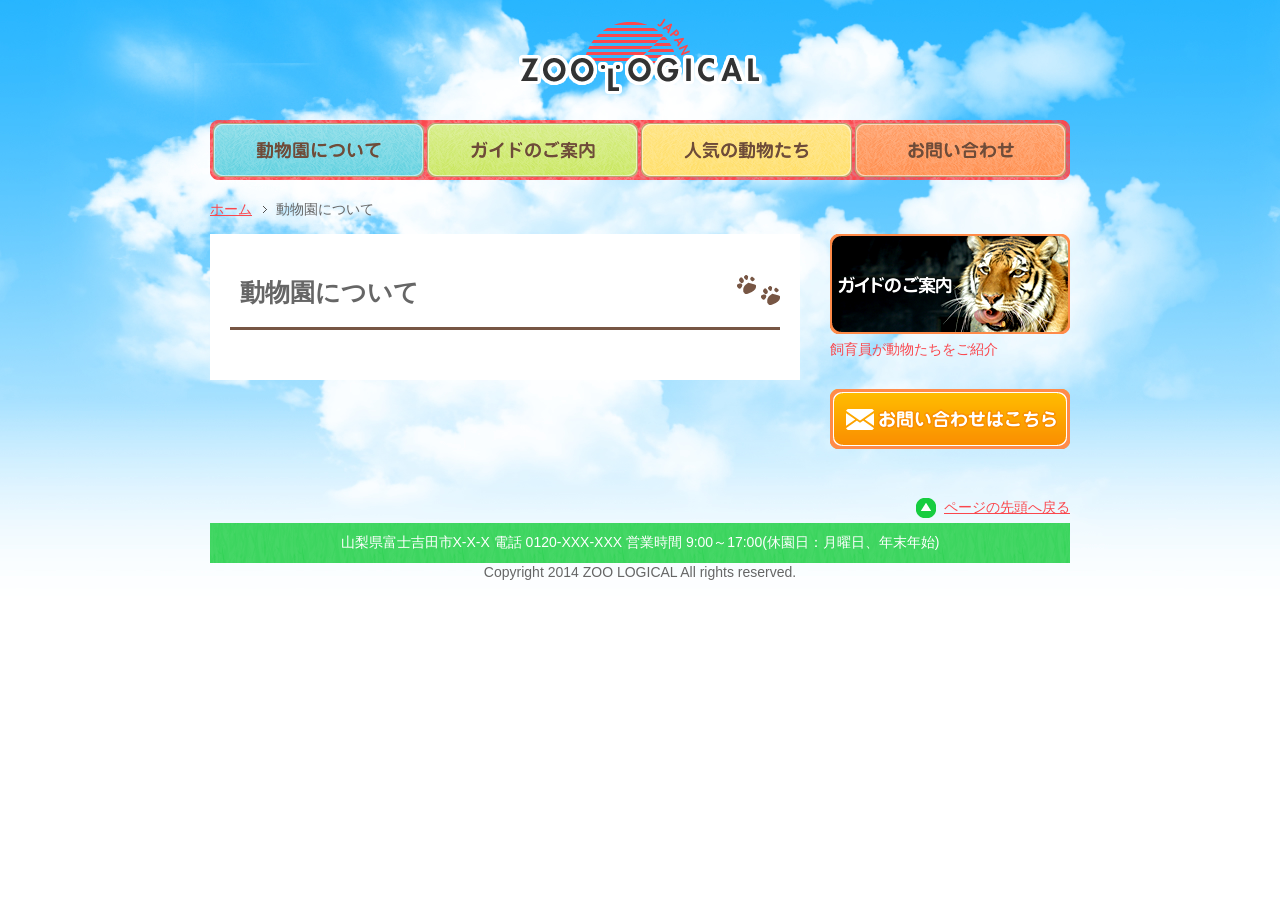
<file: projects/zoo/base.html>
﻿<!DOCTYPE html>
<html lang="ja">

<head>
    <meta charset="UTF-8">
    <title>動物園について:ZOO LOGICAL</title>
    <link rel="stylesheet" href="css/style.css">
</head>

<body>
    <header id="top">
        <h1><a href="index.html">
                <img src="images/logo.png" alt="ZOO LOGICAL">
            </a>
        </h1>
    </header>
    <nav>
        <ul>
            <li id="nav_about"><a href="about.html">動物園について</a></li>
            <li id="nav_guide"><a href="guide.html">ガイドのご案内</a></li>
            <li id="nav_animals"><a href="animals.html">人気の動物たち</a></li>
            <li id="nav_contact"><a href="contact.html">お問い合わせ</a></li>
        </ul>
    </nav>
    <div id="path">
        <ol>
            <li><a href="index.html">ホーム</a></li>
            <li>動物園について</li>
        </ol>
    </div>

    <div id="contents">
        <div id="main">
            <article>
                <h1>動物園について</h1>
            </article>
        </div>

        <div id="sub">
            <aside>
                <div class="bnr_area">
                    <a href="guide.html">
                        <dl>
                            <dt><img src="images/bnr_guide.png" alt="ガイドのご案内"></dt>
                            <dd>飼育員が動物たちをご紹介</dd>
                        </dl>
                    </a>
                </div>
                <div class="bnr_area">
                    <a href="contact.html">
                        <p><img src="images/bnr_contact.png" alt="お問い合わせ"></p>
                    </a>
                </div>
            </aside>
        </div>
    </div>
    <footer>
        <div id="contents">
            <p id="pagetop"><a href="#top">ページの先頭へ戻る</a></p>
            <address>山梨県富士吉田市X-X-X 電話 0120-XXX-XXX 営業時間 9:00～17:00(休園日：月曜日、年末年始)</address>
            <p id="copyright"><small>Copyright 2014 ZOO LOGICAL All rights reserved.</small></p>
        </div>

    </footer>
</body>

</html>
</file>
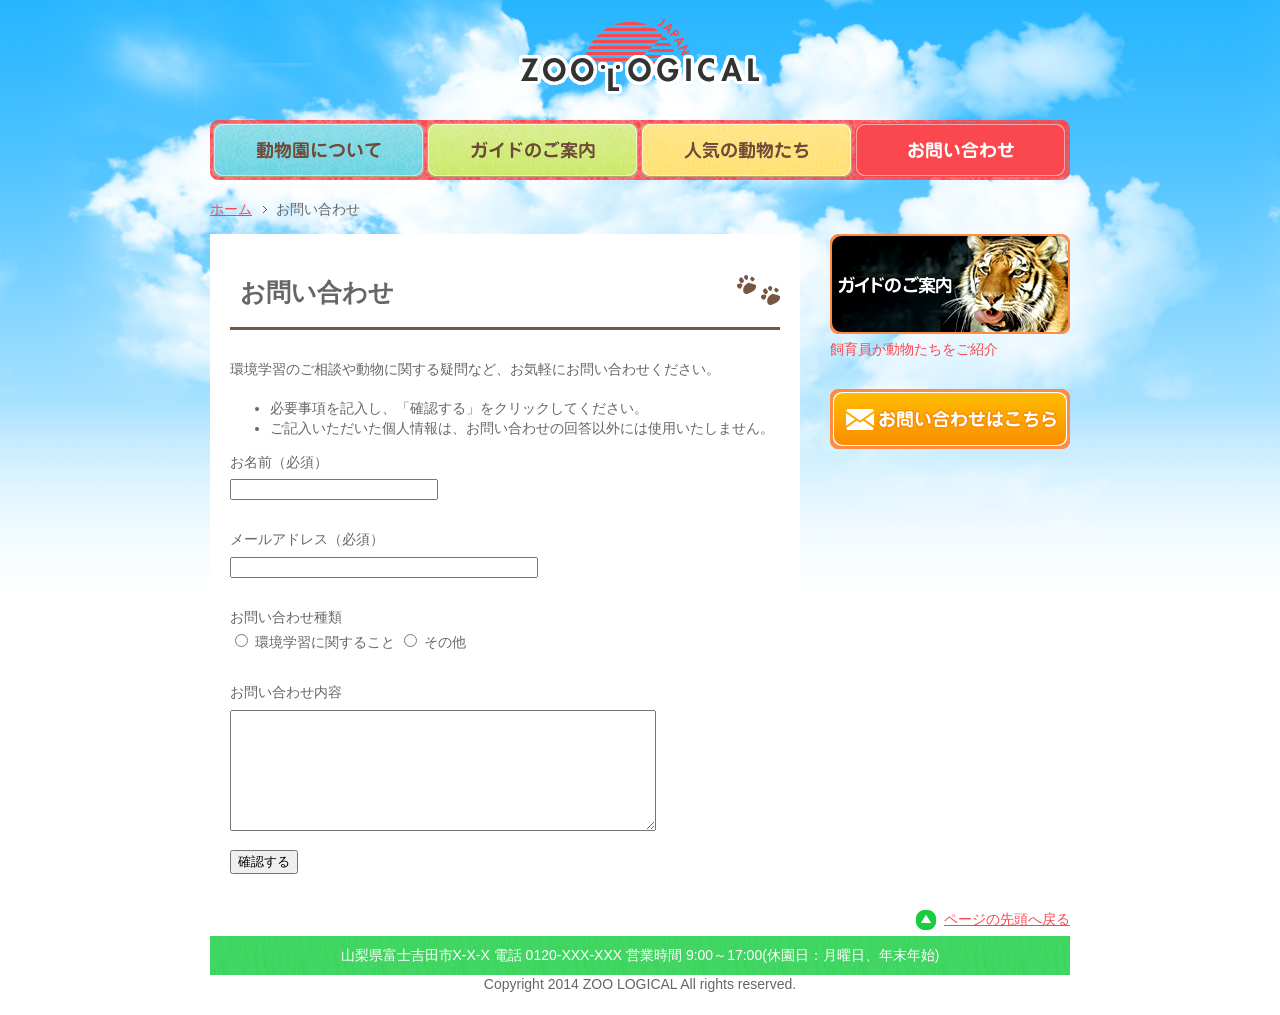
<file: projects/zoo/contact.html>
﻿<!DOCTYPE html>
<html lang="ja">

<head>
    <meta charset="UTF-8">
    <title>ZOO LOGICAL</title>
    <link rel="stylesheet" href="css/style.css">
</head>

<body id="contact">
    <header id="top">
        <h1><a href="index.html">
                <img src="images/logo.png" alt="ZOO LOGICAL">
            </a>
        </h1>
    </header>
    <nav>
        <ul>
            <li id="nav_about"><a href="about.html">動物園について</a></li>
            <li id="nav_guide"><a href="guide.html">ガイドのご案内</a></li>
            <li id="nav_animals"><a href="animals.html">人気の動物たち</a></li>
            <li id="nav_contact"><a href="contact.html">お問い合わせ</a></li>
        </ul>
    </nav>
    <div id="path">
        <ol>
            <li><a href="index.html">ホーム</a></li>
            <li>お問い合わせ</li>
        </ol>
    </div>

    <div id="contents">
        <div id="main">
            <article>
                <h1>お問い合わせ</h1>
                <p>環境学習のご相談や動物に関する疑問など、お気軽にお問い合わせください。</p>
                <ul>
                    <li>必要事項を記入し、「確認する」をクリックしてください。</li>
                    <li>ご記入いただいた個人情報は、お問い合わせの回答以外には使用いたしません。</li>
                </ul>
                <form action="#">
                    <p><label>お名前（必須）<br>
                            <input type="text" name="name" required></label></p>
                    <p><label>メールアドレス（必須）<br>
                            <input type="email" name="mail" required></label></p>
                    <p>お問い合わせ種類<br>
                        <label for><input type="radio" name="kaid" value="1"> 環境学習に関すること</label>
                        <label for><input type="radio" name="kaid" value="1"> その他</label>
                    </p>
                    <p>お問い合わせ内容<br>
                        <textarea name="message"></textarea>
                    </p>
                    <p><input type="submit" value="確認する"></p>
                </form>

            </article>
        </div>

        <div id="sub">
            <aside>
                <div class="bnr_area">
                    <a href="guide.html">
                        <dl>
                            <dt><img src="images/bnr_guide.png" alt="ガイドのご案内"></dt>
                            <dd>飼育員が動物たちをご紹介</dd>
                        </dl>
                    </a>
                </div>
                <div class="bnr_area">
                    <a href="contact.html">
                        <p><img src="images/bnr_contact.png" alt="お問い合わせ"></p>
                    </a>
                </div>
            </aside>
        </div>
    </div>
    <footer>
        <div id="contents">
            <p id="pagetop"><a href="#top">ページの先頭へ戻る</a></p>
            <address>山梨県富士吉田市X-X-X 電話 0120-XXX-XXX 営業時間 9:00～17:00(休園日：月曜日、年末年始)</address>
            <p id="copyright"><small>Copyright 2014 ZOO LOGICAL All rights reserved.</small></p>
        </div>

    </footer>
</body>

</html>
</file>
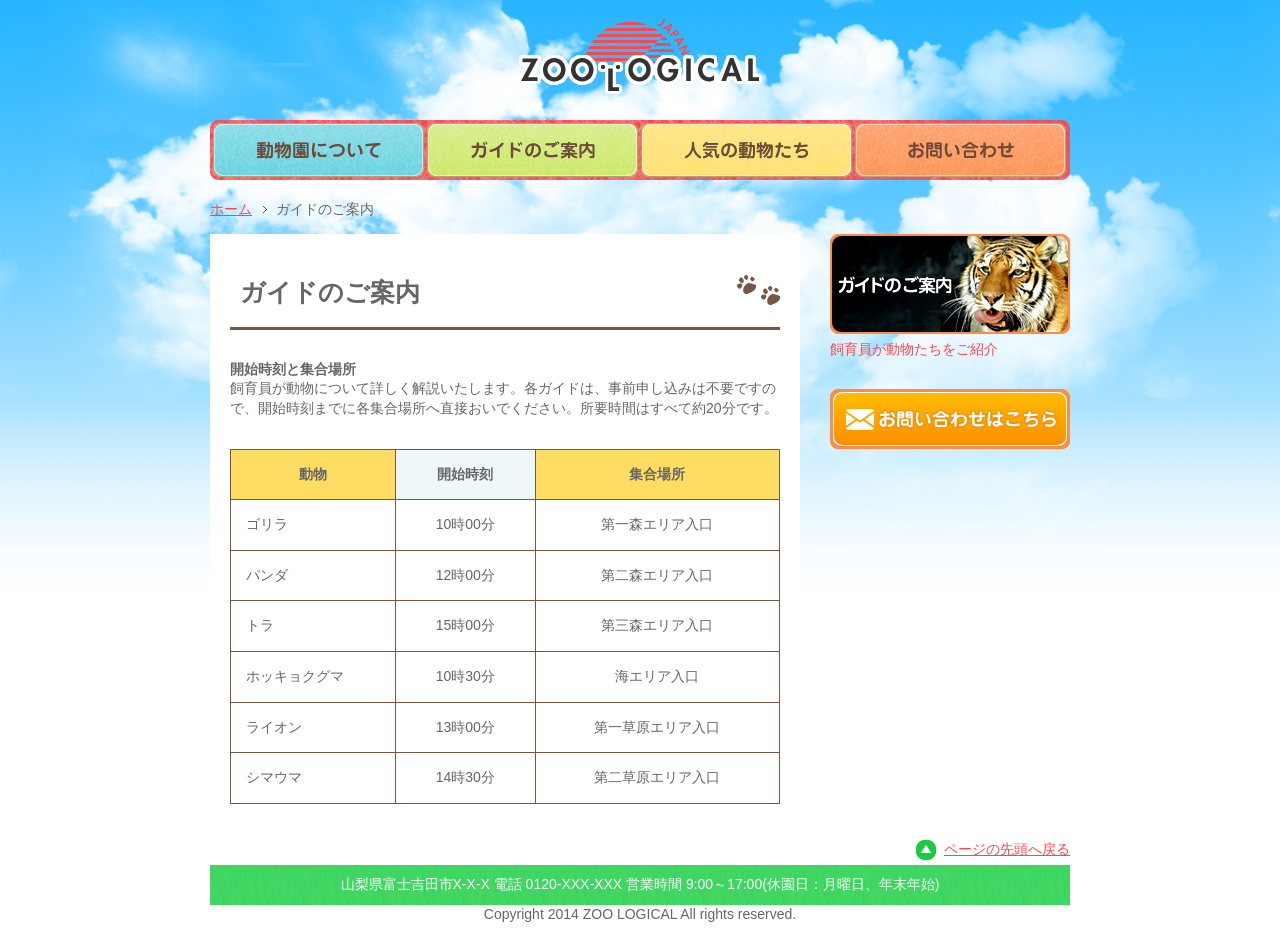
<file: projects/zoo/guide.html>
﻿<!DOCTYPE html>
<html lang="ja">

<head>
    <meta charset="UTF-8">
    <title>ZOO LOGICAL</title>
    <link rel="stylesheet" href="css/style.css">
</head>

<body>
    <header id="top">
        <h1><a href="index.html">
                <img src="images/logo.png" alt="ZOO LOGICAL">
            </a>
        </h1>
    </header>
    <nav>
        <ul>
            <li id="nav_about"><a href="about.html">動物園について</a></li>
            <li id="nav_guide"><a href="guide.html">ガイドのご案内</a></li>
            <li id="nav_animals"><a href="animals.html">人気の動物たち</a></li>
            <li id="nav_contact"><a href="contact.html">お問い合わせ</a></li>
        </ul>
    </nav>
    <div id="path">
        <ol>
            <li><a href="index.html">ホーム</a></li>
            <li>ガイドのご案内</li>
        </ol>
    </div>

    <div id="contents">
        <div id="main">
            <article>
                <h1>ガイドのご案内</h1>
                <table>
                    <caption>
                        <strong>開始時刻と集合場所</strong>
                        <p>飼育員が動物について詳しく解説いたします。各ガイドは、事前申し込みは不要ですので、開始時刻までに各集合場所へ直接おいでください。所要時間はすべて約20分です。</p>
                    </caption>
                    <thead>
                        <tr>
                            <th scope="col">動物</th>
                            <th scope="col">開始時刻</th>
                            <th scope="col">集合場所</th>
                        </tr>
                    </thead>
                    <tbody>
                        <tr>
                            <td class="animal_name">ゴリラ</td>
                            <td>10時00分</td>
                            <td>第一森エリア入口</td>
                        </tr>
                        <tr>
                            <td class="animal_name">パンダ</td>
                            <td>12時00分</td>
                            <td>第二森エリア入口</td>
                        </tr>
                        <tr>
                            <td class="animal_name">トラ</td>
                            <td>15時00分</td>
                            <td>第三森エリア入口</td>
                        </tr>
                        <tr>
                            <td class="animal_name">ホッキョクグマ</td>
                            <td>10時30分</td>
                            <td>海エリア入口</td>
                        </tr>
                        <tr>
                            <td class="animal_name">ライオン</td>
                            <td>13時00分</td>
                            <td>第一草原エリア入口</td>
                        </tr>
                        <tr>
                            <td class="animal_name">シマウマ</td>
                            <td>14時30分</td>
                            <td>第二草原エリア入口</td>
                        </tr>
                    </tbody>
                </table>
            </article>
        </div>

        <div id="sub">
            <aside>
                <div class="bnr_area">
                    <a href="guide.html">
                        <dl>
                            <dt><img src="images/bnr_guide.png" alt="ガイドのご案内"></dt>
                            <dd>飼育員が動物たちをご紹介</dd>
                        </dl>
                    </a>
                </div>
                <div class="bnr_area">
                    <a href="contact.html">
                        <p><img src="images/bnr_contact.png" alt="お問い合わせ"></p>
                    </a>
                </div>
            </aside>
        </div>
    </div>
    <footer>
        <div id="contents">
            <p id="pagetop"><a href="#top">ページの先頭へ戻る</a></p>
            <address>山梨県富士吉田市X-X-X 電話 0120-XXX-XXX 営業時間 9:00～17:00(休園日：月曜日、年末年始)</address>
            <p id="copyright"><small>Copyright 2014 ZOO LOGICAL All rights reserved.</small></p>
        </div>

    </footer>
</body>

</html>
</file>
<file: css/style.css>
/* =========================================================
  Yukki Portfolio - style.css
  セクションごとにCSSを分けています。上から順番に読めます。
  色を変えたいときは、まず :root の変数を変更してください。
========================================================= */
:root { --green:#54866e; --green-dark:#345e4c; --green-light:#e7f2e8; --ink:#33424b; --muted:#67747a; --paper:#fbfdfb; --shadow:0 12px 30px rgba(52,86,68,.08); }
* {box-sizing:border-box} html {scroll-behavior:smooth} body {margin:0;color:var(--ink);font-family:"Noto Sans JP","Hiragino Kaku Gothic ProN","Yu Gothic",sans-serif;background:var(--paper);line-height:1.85;font-size:14px} a{color:inherit;text-decoration:none} button{font:inherit} img{display:block;max-width:100%;height:auto} .container{width:min(1120px,calc(100% - 64px));margin:auto} .section{padding:75px 0;position:relative} .section-kicker,.eyebrow{letter-spacing:.23em;font-size:11px;font-weight:700;color:var(--green-dark)} h1,h2,h3,p{margin-top:0} h2{font-size:29px;letter-spacing:.06em;margin-bottom:15px;line-height:1.4} h3{font-size:17px;line-height:1.5} p{line-height:1.95} .handwriting,.logo{font-family:"Segoe Print","Comic Sans MS",cursive;font-style:italic}
/* 01 HEADER */
.site-header{height:74px;position:relative;z-index:5;background:rgba(251,253,251,.94)} .header-inner{height:100%;display:flex;align-items:center;justify-content:space-between} .logo{font-size:22px;color:var(--ink);white-space:nowrap}.logo span{color:var(--green);font-weight:700}.global-nav{display:flex;align-items:center;gap:30px;font-size:12px;letter-spacing:.07em}.global-nav>a:not(.nav-contact):hover{color:var(--green)}.nav-contact{background:var(--green);color:white;padding:8px 18px;border-radius:40px}.menu-toggle{display:none}
/* 02 HERO */
.hero{position:relative;overflow:hidden;background:linear-gradient(125deg,#f7faf6,#fff 47%,#f0f7f0);padding:24px 0 36px}.hero::before{content:"";position:absolute;width:500px;height:230px;left:-130px;top:-80px;background:#e7f1e6;border-radius:40% 60% 65% 35%;opacity:.7;transform:rotate(-12deg)}.hero-inner{min-height:470px;display:grid;grid-template-columns:45% 55%;align-items:center;gap:8px;position:relative}.hero-copy{position:relative;z-index:2}.eyebrow{margin-bottom:22px}.hero h1{font-size:clamp(30px,3.3vw,47px);line-height:1.55;letter-spacing:.06em;font-weight:700;margin-bottom:19px;white-space:nowrap}.hero h1 span{color:var(--green)}.hero-description{font-size:13px;margin-bottom:27px}.button-group{display:flex;gap:14px;flex-wrap:wrap}.button{display:inline-flex;align-items:center;justify-content:center;gap:24px;border-radius:40px;padding:10px 22px;font-weight:700;font-size:12px;transition:transform .2s,background .2s}.button:hover{transform:translateY(-2px)}.button-primary{background:var(--green);color:#fff}.button-primary:hover{background:var(--green-dark)}.button-outline{border:1px solid var(--green);color:var(--green-dark);background:#fff9}.button-small{margin-top:12px}.scroll-cue{font-size:10px;letter-spacing:.15em;margin-top:42px}.scroll-cue span{display:block;height:37px;width:1px;background:var(--green);margin:6px 0 0 13px}.hero-visual{position:relative;border-radius:38% 28% 35% 24% / 24% 37% 22% 35%;overflow:hidden;box-shadow:0 20px 55px #7397821c;background:#e9f3e9}.hero-visual img{width:100%;height:430px;object-fit:cover;object-position:center}.hero-handwriting{position:absolute;top:26%;right:7%;font-size:21px;line-height:1.2;color:var(--green-dark);transform:rotate(-10deg);text-shadow:0 1px 8px white}
/* 03 ABOUT */
.about{background:#fff}.about-grid{display:grid;grid-template-columns:29% 36% 31%;align-items:center;gap:2%}.about-portrait{position:relative}.about-portrait img{width:100%;border-radius:45% 35% 40% 30%;mix-blend-mode:multiply}.portrait-label{position:absolute;left:2%;top:60%;font-size:20px;color:var(--green);transform:rotate(-13deg)}.about-copy p{font-size:13px;margin-bottom:12px}.about-copy h2{margin-bottom:7px}.small-line{width:35px;height:2px;background:var(--green);margin-bottom:19px}.about-facts{background:white;border-radius:22px;box-shadow:var(--shadow);padding:22px 20px}.about-facts ul{list-style:none;padding:0;margin:0}.about-facts li{display:flex;align-items:center;gap:12px;margin:14px 0;font-size:12px}.about-facts li span{font-size:19px;color:var(--green);width:25px;text-align:center}
/* 04 SKILLS */
.skills{background:radial-gradient(ellipse at 12% 20%,#eaf4e9 0,transparent 34%),linear-gradient(#fbfdfb,#f5faf6)}.section-heading{text-align:center;margin-bottom:33px}.section-heading .section-kicker{margin-bottom:3px}.section-heading h2{margin-bottom:8px}.section-heading>p:last-child{font-size:12px;color:var(--muted)}.skill-grid{display:grid;grid-template-columns:repeat(4,1fr);gap:18px}.skill-card{background:rgba(255,255,255,.9);padding:27px 16px 22px;border-radius:25px;text-align:center;box-shadow:var(--shadow);min-height:260px}.skill-icon{display:grid;place-items:center;width:76px;height:76px;margin:0 auto 15px;background:#e9f3ec;border-radius:45% 55% 50% 40%;font-size:38px;color:var(--green-dark)}.skill-card h3{font-size:15px;margin-bottom:10px}.tags{display:flex;gap:5px;flex-wrap:wrap;justify-content:center}.tags span{background:#e8f1f1;color:#50666c;padding:1px 9px;border-radius:20px;font-size:10px;line-height:1.9}.skill-card p{font-size:12px;margin:15px 0 0}
/* 05 WORKS */
.works{background:#f8fbf8}.filters{display:flex;justify-content:center;flex-wrap:wrap;gap:9px;margin-bottom:29px}.filter{cursor:pointer;border:1px solid #d5e6d9;border-radius:30px;background:#edf5ee;padding:6px 15px;color:#496458;font-size:12px}.filter:hover,.filter.is-active{background:var(--green);color:white;border-color:var(--green)}.work-grid{display:grid;grid-template-columns:repeat(3,1fr);gap:22px}.work-card{background:#fff;border-radius:25px;box-shadow:var(--shadow);overflow:hidden;transition:transform .2s}.work-card:hover{transform:translateY(-4px)}.work-card[hidden]{display:none}.work-image{height:195px;display:grid;place-items:center;background:radial-gradient(ellipse,#f1f7f1,#fff);padding:12px}.work-image img{width:100%;height:100%;object-fit:contain}.work-body{padding:17px 21px 22px}.work-body h3{font-size:16px;margin-bottom:8px}.work-body h3 small{font-size:11px;font-weight:400}.work-body .tags{justify-content:flex-start}.work-body p{font-size:12px;margin:10px 0}.work-link-note{font-size:11px;color:var(--green);font-weight:700}.no-results{text-align:center;color:var(--muted)}
/* 06 CONTACT */
.contact{background:linear-gradient(130deg,#fff,#eff7ef)}.contact-grid{display:grid;grid-template-columns:40% 60%;align-items:center;gap:10px}.contact-grid>div:first-child{position:relative;z-index:1}.contact h2{margin-bottom:14px}.contact p:not(.section-kicker){font-size:13px}.contact-art{height:230px;overflow:hidden;position:relative;border-radius:45% 30% 35% 40% / 35% 40% 35% 25%}.contact-art img{width:100%;height:100%;object-fit:cover}.contact-art .handwriting{position:absolute;top:28%;left:6%;color:var(--green-dark);font-size:22px;line-height:1.2;transform:rotate(-10deg);text-shadow:0 1px 8px #fff}.contact-note{color:var(--muted);font-size:10px!important;margin-top:9px}
/* 07 FOOTER */
.site-footer{background:#fff;border-top:1px solid #e5eee7}.footer-inner{min-height:88px;display:flex;align-items:center;justify-content:space-between;gap:20px}.footer-inner nav{display:flex;gap:19px;font-size:12px}.footer-inner small{font-size:10px;color:var(--muted)}.back-to-top{position:fixed;right:22px;bottom:20px;z-index:10;display:grid;place-items:center;width:38px;height:38px;border:2px solid var(--green);border-radius:50%;background:#fffe;color:var(--green);font-size:22px;font-weight:700}
/* =========================================================
  01 HEADER / 02 HERO の調整（Ver.3）
  変更対象はこの2セクションだけです。
========================================================= */
/* ヘッダーの文字を大きく、少しゆったり配置 */
.site-header { height: 82px; }
.logo { font-size: 26px; }
.global-nav { gap: 22px; font-size: 15px; letter-spacing: .03em; }
.nav-contact { padding: 10px 20px; font-size: 14px; }

/* 文字が縦方向にくるりと回転するナビゲーション。
   通常は英語、マウスを重ねると日本語を表示します。 */
.rolling-link {
  display: block;
  height: 42px;
  min-width: 86px;
  perspective: 500px;
  text-align: center;
}
.rolling-text {
  display: block;
  position: relative;
  height: 42px;
  transform-style: preserve-3d;
  transition: transform .45s ease;
  transform-origin: center center;
}
.rolling-front, .rolling-back {
  position: absolute;
  inset: 0;
  display: grid;
  place-items: center;
  backface-visibility: hidden;
  transform: translateZ(21px);
}
.rolling-back {
  /* 回転後は背景を付けず、文字色と細い下線だけで表現 */
  color: var(--green-dark);
  background: transparent;
  border-radius: 0;
  text-decoration: underline;
  text-decoration-color: var(--green);
  text-decoration-thickness: 1px;
  text-underline-offset: 7px;
  transform: rotateX(-90deg) translateZ(21px);
}
.rolling-link:hover .rolling-text,
.rolling-link:focus-visible .rolling-text {
  transform: rotateX(90deg);
}
.rolling-link:focus-visible { outline: 2px solid var(--green); outline-offset: 4px; border-radius: 6px; }

/* HERO：文字の読みやすさを上げる */
.hero h1 { font-size: clamp(38px, 3.65vw, 56px); line-height: 1.48; }
.hero-description { font-size: 16px; line-height: 2; }
.eyebrow { font-size: 13px; }
.hero .button { font-size: 14px; padding: 12px 24px; }

/* スマートフォン対応：画面幅が狭い場合だけ適用 */
@media(max-width:900px){.hero-inner{grid-template-columns:1fr 1fr}.hero h1{font-size:30px}.about-grid{grid-template-columns:35% 63%;gap:2%}.about-facts{grid-column:1/-1}.about-facts ul{display:grid;grid-template-columns:1fr 1fr}.skill-grid{grid-template-columns:repeat(2,1fr)}.work-grid{gap:12px}.work-body{padding:15px}}
@media(max-width:650px){.container{width:min(100% - 34px,520px)}.section{padding:58px 0}.site-header{height:64px}.logo{font-size:19px}.menu-toggle{display:block;border:0;background:transparent;color:var(--green-dark);font-size:25px;cursor:pointer}.global-nav{display:none;position:absolute;top:64px;left:0;right:0;background:white;box-shadow:var(--shadow);padding:22px;flex-direction:column;gap:17px}.global-nav.is-open{display:flex}.hero{padding:35px 0 45px}.hero-inner{grid-template-columns:1fr;gap:22px}.hero h1{font-size:clamp(26px,7vw,36px);white-space:normal}.hero-visual img{height:270px}.hero-handwriting{font-size:16px}.scroll-cue{display:none}.about-grid{grid-template-columns:1fr}.about-portrait{width:min(260px,80%);margin:auto}.about-copy{margin-top:12px}.about-facts{grid-column:auto;margin-top:18px}.about-facts ul{grid-template-columns:1fr}.skill-grid{grid-template-columns:1fr 1fr;gap:11px}.skill-card{padding:19px 10px;min-height:250px}.skill-card h3{font-size:13px}.skill-card p{font-size:11px}.skill-icon{width:58px;height:58px;font-size:30px}.work-grid{grid-template-columns:1fr;gap:22px}.work-image{height:205px}.contact-grid{grid-template-columns:1fr}.contact-art{height:200px}.footer-inner{flex-direction:column;padding:23px 0;gap:13px}.footer-inner nav{gap:12px}}
@media(prefers-reduced-motion:reduce){html{scroll-behavior:auto}*{transition:none!important}}

/* モバイルメニューでは回転させず日本語を常時表示 */
@media (max-width:650px) {
  .site-header { height: 64px; }
  .logo { font-size: 21px; }
  .global-nav { top: 64px; font-size: 16px; }
  .rolling-link { height: auto; min-width: 0; width: 100%; perspective: none; }
  .rolling-text { height: auto; transform: none !important; transition: none; }
  .rolling-front { display: none; }
  .rolling-back { position: static; transform: none; background: transparent; padding: 6px; }
  .hero h1 { font-size: clamp(30px, 7vw, 40px); white-space: normal; }
  .hero-description { font-size: 14px; }
  .eyebrow { font-size: 11px; }
}
@media (prefers-reduced-motion:reduce) {
  .rolling-text { transform: none !important; }
  .rolling-back { display: none; }
}
@media (max-width:650px) and (prefers-reduced-motion:reduce) {
  .rolling-back { display: grid; }
}

/* ===== HEROのスクロール案内（Ver.7） =====
   このブロックだけを変更。植物の根元を2枚の葉で下矢印に見せます。
   SVGの最後の座標は y=127。そこから下へ伸びる線はありません。 */
.hero { padding-bottom: 28px; }
.scroll-leaf {
  /* HEROの通常の配置に戻し、左右の余白を均等にする */
  position: relative;
  z-index: 3;
  width: max-content;
  margin: 0 auto;
  left: auto;
  bottom: auto;
  transform: none;
  display: flex;
  flex-direction: column;
  align-items: center;
  gap: 0;
  color: var(--green-dark);
  text-decoration: none;
}
.scroll-leaf-picture {
  display: block;
  width: 90px;
  height: 135px;
  overflow: visible;
  transform-origin: 50% 100%;
  animation: plant-breeze 5s ease-in-out infinite;
}
.scroll-leaf-stem {
  fill: none;
  stroke: #6c9979;
  stroke-width: 1.6;
  stroke-linecap: round;
}
.scroll-leaf-small { fill: #b2cda9; stroke: #91b294; stroke-width: .7; }
.scroll-leaf-small.light { fill: #cfddba; }
.scroll-leaf-arrow-left { fill: #a9c6a1; stroke: #88a98b; stroke-width: .8; }
.scroll-leaf-arrow-right { fill: #bed4a8; stroke: #88a98b; stroke-width: .8; }
.scroll-leaf-vein { fill: none; stroke: #91ad8c; stroke-width: .75; opacity: .65; }
.scroll-leaf-label {
  font-size: 12px;
  font-weight: 700;
  letter-spacing: .23em;
  white-space: nowrap;
}
@keyframes plant-breeze {
  0%, 100% { transform: rotate(-1.5deg) translateY(0); }
  50% { transform: rotate(1.5deg) translateY(4px); }
}
@media (max-width: 650px) {
  .hero { padding-bottom: 45px; }
  .scroll-leaf { display: none; }
}
@media (prefers-reduced-motion: reduce) {
  .scroll-leaf-picture { animation: none; }
}

/* Ver.13: HERO写真は予想図の縦横比を維持して表示する。
   画像に手書き文字が含まれるため、HTMLでの文字重ねはしない。 */
.hero-visual img {
  height: auto;
  aspect-ratio: 740 / 479;
  object-fit: contain;
}
@media (max-width: 650px) {
  .hero-visual img { height: auto; }
}

/* =========================================================
   Ver.14 - HEROとABOUTの横方向の余白調整
   参照画像に合わせて「文章と写真」「紹介文と情報カード」を離す。
   既存の画像、テキスト、ボタン、アニメーションは変更しません。
========================================================= */
@media (min-width: 901px) {
  /* この2セクションのみ広いキャンバスを使う */
  .hero-inner,
  .about-grid {
    width: min(1280px, calc(100% - 80px));
  }

  /* HERO：見出しが写真に重ならないよう、5%の明確な余白 */
  .hero-inner {
    grid-template-columns: minmax(0, 43%) minmax(0, 52%);
    gap: 5%;
  }
  .hero-copy { min-width: 0; }
  .hero h1 {
    font-size: clamp(34px, 3vw, 46px);
    line-height: 1.5;
    white-space: normal;
    letter-spacing: .035em;
    overflow-wrap: anywhere;
  }
  .hero-visual { min-width: 0; }

  /* ABOUT：自己紹介の文章幅を確保し、右側のカードと距離を取る */
  .about-grid {
    grid-template-columns: minmax(0, 28%) minmax(0, 40%) minmax(0, 26%);
    gap: 3%;
  }
  .about-copy,
  .about-facts { min-width: 0; }
}
@media (min-width: 651px) and (max-width: 900px) {
  /* タブレットはHEROを上下に配置し、重なりを回避 */
  .hero-inner {
    grid-template-columns: 1fr;
    gap: 32px;
  }
  .hero h1 { white-space: normal; }
  .hero-visual { width: min(100%, 650px); margin: 0 auto; }
  .about-grid { grid-template-columns: minmax(0, 34%) minmax(0, 62%); gap: 4%; }
  .about-facts { grid-column: 1 / -1; }
}

/* ============================================================
   Ver.17：右下のページガイド（カウントダウンなし）
============================================================ */
.auto-guide[hidden] { display: none !important; }
.auto-guide {
  position: fixed;
  z-index: 100;
  right: max(20px, env(safe-area-inset-right));
  bottom: max(20px, env(safe-area-inset-bottom));
  width: 246px;
  box-sizing: border-box;
  padding: 15px 17px 13px;
  border: 1px solid rgba(104, 150, 118, .23);
  border-radius: 17px;
  background: rgba(255, 255, 251, .96);
  box-shadow: 0 8px 28px rgba(47, 86, 61, .13);
  color: #3e5948;
  font-family: inherit;
  backdrop-filter: blur(10px);
  -webkit-backdrop-filter: blur(10px);
}
.auto-guide-top { display: flex; justify-content: space-between; align-items: center; gap: 8px; }
.auto-guide-brand { font-size: 10px; font-weight: 700; letter-spacing: .12em; white-space: nowrap; }
.auto-guide-brand span { font-size: 16px; color: #78a389; vertical-align: -1px; }
.auto-guide-status { font-size: 10px; color: #5d8d6f; background: #eaf4e9; padding: 4px 7px; border-radius: 20px; white-space: nowrap; }
.auto-guide-current { margin: 12px 0 5px; font-size: 17px; font-weight: 700; line-height: 1.25; }
.auto-guide-next { margin: 0 0 12px; font-size: 11px; color: #637b69; }
.auto-guide-actions { display: grid; grid-template-columns: 1fr 1fr; gap: 8px; }
.auto-guide-button {
  min-height: 38px;
  padding: 8px 6px;
  border: 1px solid #aac8af;
  border-radius: 9px;
  background: #fff;
  color: #52765e;
  font: inherit;
  font-size: 12px;
  font-weight: 700;
  cursor: pointer;
  transition: background .2s ease, border-color .2s ease;
}
.auto-guide-forward { background: #719c7c; color: #fff; border-color: #719c7c; }
.auto-guide-button:hover:not(:disabled) { background: #eaf4e9; color: #52765e; }
.auto-guide-button:focus-visible { outline: 3px solid #315f40; outline-offset: 2px; }
.auto-guide-button:disabled { opacity: .4; cursor: not-allowed; }
.auto-guide-hint { margin: 10px 0 0; font-size: 10px; line-height: 1.5; color: #849789; }
@media (max-width: 650px) {
  .auto-guide { width: min(220px, calc(100vw - 24px)); right: 12px; bottom: max(12px, env(safe-area-inset-bottom)); padding: 12px 14px; }
  .auto-guide-hint { font-size: 9px; }
}

/* ============================================================
   Ver.18：やさしい植物のPAGE GUIDE
   セクションが進むと「芽 → 葉 → 花」に成長する。
   ガイド機能のレイアウトとJSの移動時間はVer.17を維持。
============================================================ */
.auto-guide {
  border: 1px solid #c5d8b8;
  border-radius: 20px;
  background: rgba(255, 253, 246, .97);
  box-shadow: 0 8px 25px rgba(80, 106, 69, .12), inset 0 0 0 3px rgba(243, 248, 232, .75);
}
.auto-guide::before {
  content: "";
  position: absolute;
  pointer-events: none;
  inset: 5px;
  border: 1px solid rgba(171, 196, 155, .25);
  border-radius: 15px;
}
.auto-guide-top, .auto-guide-current, .auto-guide-next,
.auto-guide-actions, .auto-guide-hint { position: relative; z-index: 1; }
.auto-guide-brand { color: #63876a; }
.auto-guide-status { background: #e7f1d9; }
.auto-guide-current { margin-top: 15px; }
.auto-guide-button { border-radius: 14px; background: #fcfaf0; }
.auto-guide-forward { background: #719c7c; }
.auto-guide-hint::before { content: "❀ "; color: #94b28b; }
.guide-plant {
  position: absolute;
  top: -49px;
  left: 50%;
  width: 88px;
  height: 66px;
  transform: translateX(-50%);
  pointer-events: none;
  z-index: 2;
}
.guide-plant svg { display: block; overflow: visible; }
.plant-stem, .plant-leaf, .plant-flower {
  transform-box: fill-box;
  transform-origin: bottom center;
  transition: transform .65s cubic-bezier(.2,.7,.2,1), opacity .5s ease;
}
.guide-plant[data-stage="1"] .plant-stem { transform: scaleY(.52); }
.guide-plant[data-stage="1"] .plant-leaf-left { transform: scale(.55); }
.guide-plant[data-stage="1"] .plant-leaf-right,
.guide-plant[data-stage="1"] .plant-leaf-top,
.guide-plant[data-stage="1"] .plant-flower { opacity: 0; transform: scale(.15); }
.guide-plant[data-stage="2"] .plant-stem { transform: scaleY(.9); }
.guide-plant[data-stage="2"] .plant-leaf-top,
.guide-plant[data-stage="2"] .plant-flower { opacity: 0; transform: scale(.15); }
.guide-plant[data-stage="3"] .plant-flower { opacity: 1; transform: scale(1); }
.guide-plant[data-stage="3"] .plant-leaf-top { opacity: 1; transform: scale(1); }
@media (prefers-reduced-motion: reduce) {
  .plant-stem, .plant-leaf, .plant-flower { transition: none !important; }
}

/* ============================================================
   Ver.21：セクション見出しの文字幅いっぱいに下線を描く
   最初は線なし。ガイド停止時、または手動で画面中央付近に来た時に描画。
============================================================ */
.about-copy .small-line { display: none; } /* 旧35pxの線は非表示 */
.draw-title {
  display: table; /* 見出しの文字幅に合わせる（中央寄せはmarginで指定） */
  position: relative;
  padding-bottom: 9px;
}
.section-heading .draw-title { margin-left: auto; margin-right: auto; }
.draw-title::after {
  content: "";
  position: absolute;
  bottom: 0;
  left: 0;
  right: 0;
  height: 2px;
  border-radius: 999px;
  background: rgba(131, 170, 140, .38);
  transform: scaleX(0);
  transform-origin: left center;
  visibility: hidden; /* 初回表示は完全に非表示 */
}
.draw-title.is-drawn::after {
  visibility: visible;
  animation: section-underline-draw 1.05s cubic-bezier(.22, 1, .36, 1) both;
}
@keyframes section-underline-draw {
  from { transform: scaleX(0); }
  to { transform: scaleX(1); }
}
@media (prefers-reduced-motion: reduce) {
  .draw-title.is-drawn::after { animation: none; transform: scaleX(1); }
}

/* Ver.26：右側のプロフィールカード。小見出し＋一言で人柄を紹介。 */
.about-facts .about-profile-list { display: block; }
.about-facts .about-profile-list li {
  display: flex;
  align-items: flex-start;
  gap: 11px;
  margin: 0;
  padding: 12px 0;
  border-bottom: 1px solid rgba(123, 163, 132, .17);
}
.about-facts .about-profile-list li:first-child { padding-top: 0; }
.about-facts .about-profile-list li:last-child { border-bottom: 0; padding-bottom: 0; }
.about-facts .about-profile-list .profile-icon {
  display: grid;
  place-items: center;
  flex: 0 0 35px;
  width: 35px;
  height: 35px;
  border-radius: 50%;
  background: #eef4e9;
  color: #638d73;
  font-size: 20px;
}
.about-facts .profile-detail { min-width: 0; flex: 1; }
.about-facts .profile-label {
  display: block;
  width: auto;
  text-align: left;
  font-size: 9px;
  font-weight: 700;
  letter-spacing: .16em;
  line-height: 1.4;
  color: #6c987c;
}
.about-facts .profile-detail strong {
  display: block;
  margin: 3px 0;
  color: #344b47;
  font-size: 13px;
  line-height: 1.5;
}
.about-facts .profile-detail p {
  margin: 0;
  color: #586763;
  font-size: 11px;
  line-height: 1.75;
}
@media (max-width: 900px) {
  .about-facts .about-profile-list {
    display: grid;
    grid-template-columns: repeat(2, minmax(0, 1fr));
    column-gap: 18px;
  }
  .about-facts .about-profile-list li:nth-child(3) { border-bottom: 0; }
}
@media (max-width: 650px) {
  .about-facts .about-profile-list { grid-template-columns: 1fr; }
  .about-facts .about-profile-list li:nth-child(3) { border-bottom: 1px solid rgba(123, 163, 132, .17); }
}

/* ============================================================
   Ver.27：About Me右側カードだけ、D案の柔らかなフチに変更
   ほかのセクション、アニメーション、機能は変更しません。
============================================================ */
#about .about-facts {
  position: relative;
  overflow: hidden;
  border: 2px solid #dce7d2;
  border-radius: 26px;
  background: linear-gradient(140deg, #fffefa 0%, #ffffff 54%, #f6f9ef 100%);
  box-shadow: 0 15px 30px rgba(102, 138, 95, .13),
              0 3px 9px rgba(102, 138, 95, .055);
}


/* ============================================================
   Ver.28：全体の文字をほんの少し読みやすく、About Meの余白を調整
   既存の画像・コンテンツ・動作・PAGE GUIDEはそのまま。
============================================================ */
/* 文字の調整は控えめに。レイアウトに影響する大見出しは維持します。 */
body { font-size: 15px; }
.global-nav, .footer-inner nav { font-size: 13px; }
.hero-description, .contact p:not(.section-kicker) { font-size: 14px; }
.about-copy p { font-size: 14px; }
.section-heading > p:last-child, .skill-card p, .work-body p { font-size: 13px; }
.about-facts .profile-label { font-size: 10px; }
.about-facts .profile-detail strong { font-size: 14px; }
.about-facts .profile-detail p { font-size: 12px; }
/* デスクトップ：画像⇔文章⇔カードの2つの余白を均等に広げる */
@media (min-width: 901px) {
  .about-grid {
    grid-template-columns: minmax(0, 27%) minmax(0, 38%) minmax(0, 27%);
    gap: 4%;
  }
}
/* タブレット・スマホは元の段組みを保ち、文字のはみ出しを防ぐ */
@media (max-width: 900px) {
  .about-copy, .about-facts { min-width: 0; }
}

/* Ver.29：Skillsだけを8つの独立カードに。背景や他セクションは維持。 */
.skills .skill-grid--individual {
  display: grid;
  grid-template-columns: repeat(4, minmax(0, 1fr));
  gap: 20px;
  max-width: 1120px;
  margin-inline: auto;
}
.skills .skill-card--individual {
  display: flex;
  flex-direction: column;
  align-items: center;
  min-width: 0;
  min-height: 235px;
  padding: 27px 19px 24px;
  border: 1px solid rgba(123, 163, 132, .12);
  border-radius: 22px;
  background: rgba(255, 255, 255, .96);
  box-shadow: 0 10px 24px rgba(69, 102, 75, .08);
  text-align: center;
}
.skills .skill-brand-logo {
  display: block;
  width: 66px;
  height: 66px;
  object-fit: contain;
  margin: 0 auto 16px;
}
.skills .skill-card--individual h3 {
  font-size: 17px;
  line-height: 1.4;
  margin: 0 0 11px;
}
.skills .skill-card--individual p {
  font-size: 13px;
  line-height: 1.85;
  margin: 0;
}
@media (max-width: 900px) {
  .skills .skill-grid--individual { grid-template-columns: repeat(2, minmax(0, 1fr)); gap: 16px; }
}
@media (max-width: 560px) {
  .skills .skill-grid--individual { grid-template-columns: repeat(2, minmax(0, 1fr)); gap: 11px; }
  .skills .skill-card--individual { min-height: 205px; padding: 21px 10px; }
  .skills .skill-brand-logo { width: 52px; height: 52px; margin-bottom: 13px; }
  .skills .skill-card--individual h3 { font-size: 14px; }
  .skills .skill-card--individual p { font-size: 11px; }
}

/* Ver.30：Works詳細モーダル（他セクションに影響しない専用クラス） */
.work-card{display:flex;flex-direction:column}
.work-card .work-body{flex:1}
.work-open{margin:0 21px 21px;border:0;border-radius:999px;background:#719c7c;color:#fff;padding:11px 15px;font:inherit;font-size:13px;font-weight:700;cursor:pointer}
.work-open:hover,.work-open:focus-visible{background:#537b5f}
.work-modal[hidden]{display:none!important}
.work-modal{position:fixed;inset:0;z-index:2000;display:grid;place-items:center;padding:20px}
.work-modal-backdrop{position:absolute;inset:0;background:rgba(25,47,37,.64);backdrop-filter:blur(4px)}
.work-modal-dialog{position:relative;width:min(850px,100%);max-height:min(90vh,950px);overflow-y:auto;background:linear-gradient(140deg,#fff,#fcfdf8);border:1px solid #d3e4d4;border-radius:24px;padding:28px 34px 32px;box-shadow:0 25px 70px rgba(19,43,27,.25);outline:none}
.work-modal-open{overflow:hidden}
.work-modal-close{position:absolute;top:14px;right:16px;border:0;background:#edf5ed;border-radius:50%;width:36px;height:36px;color:#476b54;font-size:26px;cursor:pointer}
.work-modal-kicker{font-size:11px;letter-spacing:.2em;color:#729b7c;font-weight:700;margin:0 0 5px}
.work-modal-dialog h2{font-size:clamp(23px,4vw,31px);color:#385d47;margin:0 0 18px}
.work-slide{display:grid;grid-template-columns:38px minmax(0,1fr) 38px;gap:8px;align-items:center}
.work-slide-arrow{width:38px;height:42px;border:1px solid #d5e6d9;background:#f0f7f0;color:#50795c;border-radius:13px;font-size:32px;line-height:1;cursor:pointer}
.work-slide-frame{min-width:0;aspect-ratio:16/9;background:#f2f7f0;border:1px solid #e0ebdf;border-radius:16px;display:grid;place-items:center;overflow:hidden}
.work-slide-frame img{width:100%;height:100%;object-fit:contain}
.work-slide-placeholder{width:100%;height:100%;display:grid;place-items:center;color:#8aa592;font-size:14px;background:repeating-linear-gradient(135deg,#f6faf4 0,#f6faf4 14px,#f0f6ed 14px,#f0f6ed 28px)}
.work-slide-controls{display:flex;justify-content:space-between;gap:12px;margin:12px 46px 0;color:#6c806f;font-size:12px}
.work-slide-dots{display:flex;justify-content:center;gap:10px;margin:13px 0 23px}
.work-slide-dot{width:10px;height:10px;padding:0;border:0;border-radius:50%;background:#d6e5d6;cursor:pointer}
.work-slide-dot.is-active{background:#6c9c77}
.work-modal-info{border-top:1px solid #e2ebe0;padding-top:18px}
.work-modal-info h3{font-size:14px;color:#456a52;margin:14px 0 5px}
.work-modal-info p{font-size:13px;line-height:1.85;margin:0;color:#5a6c61}
.work-modal-info .work-modal-placeholder{color:#829489}
@media(max-width:650px){.work-modal{padding:10px}.work-modal-dialog{padding:23px 13px 22px;border-radius:17px;max-height:94vh}.work-slide{grid-template-columns:28px minmax(0,1fr) 28px;gap:4px}.work-slide-arrow{width:28px;height:36px;font-size:24px}.work-slide-controls{margin-inline:32px}.work-open{margin-inline:15px}}
@media(prefers-reduced-motion:no-preference){.work-modal-dialog{animation:work-dialog-in .25s ease-out both}@keyframes work-dialog-in{from{opacity:0;transform:translateY(10px) scale(.985)}to{opacity:1;transform:none}}}

/* Ver.31: 作品カード全体がクリック対象。CTAはホバーで明確に反応 */
.work-card[data-work] { cursor: pointer; }
.work-card[data-work]:focus-visible { outline: 3px solid #719c7c; outline-offset: 5px; }
.work-card .work-open {
  transition: background-color .24s ease, color .24s ease, transform .24s ease, box-shadow .24s ease;
}
.work-card:hover .work-open,
.work-card:focus-visible .work-open,
.work-card .work-open:hover,
.work-card .work-open:focus-visible {
  background-color: #426d50;
  color: #fff;
  transform: translateY(-2px);
  box-shadow: 0 7px 18px rgba(66,109,80,.24);
}
.work-card .work-open span { display: inline-block; transition: transform .24s ease; }
.work-card:hover .work-open span,
.work-card:focus-visible .work-open span,
.work-card .work-open:hover span,
.work-card .work-open:focus-visible span { transform: translate(3px,-3px); }
@media (prefers-reduced-motion: reduce) {
  .work-card .work-open, .work-card .work-open span { transition: none; }
}

/* Works: poster and banner image handling */
.work-image img { width:100%; height:100%; object-fit:cover; }
#work-modal-link a { display:inline-block; margin-top:8px; font-weight:700; color:#277b63; text-decoration:underline; }

/* Works final: consistent card geometry and safe image clipping */
.work-grid {align-items:stretch;}
.work-card {min-width:0; display:flex; flex-direction:column; overflow:hidden;}
.work-card .work-image {height:195px; flex:0 0 195px; overflow:hidden; padding:10px; display:block; background:#f7faf7;}
.work-card .work-image img {display:block; width:100%; height:100%; object-fit:cover; object-position:center; border-radius:8px;}
.work-card:nth-child(5) .work-image img {object-fit:contain;}
.work-card .work-body {padding:15px 19px 12px; flex:1; min-width:0; display:flex; flex-direction:column; gap:7px;}
.work-card .work-body h3 {margin:0; font-size:16px; line-height:1.5;}
.work-card .work-body .tags {margin:0; display:flex; flex-wrap:wrap; gap:5px;}
.work-card .work-body p {margin:0; font-size:12px; line-height:1.7; overflow-wrap:anywhere;}
.work-card .work-link-note {margin-top:auto; padding-top:12px; display:block;}
.work-card .work-open {flex-shrink:0; margin:0 19px 19px; position:relative; z-index:1;}
.work-category {display:table; width:max-content; max-width:100%; background:#dceee4; color:#35765b; border-radius:100px; font-size:11px; line-height:1.5; font-weight:700; padding:3px 10px; margin-bottom:2px;}
@media(max-width:650px) {.work-card .work-image {height:200px; flex-basis:200px;}.work-card .work-open {margin-inline:15px;}}

/* Works detail v32: two-column layout and aligned controls */
.work-modal-dialog{width:min(1100px,94vw);max-height:90vh;padding:30px clamp(18px,3vw,38px);}
.work-modal-close{display:grid;place-items:center;line-height:1;font-family:Arial,sans-serif;z-index:3;}
.work-detail-layout{display:grid;grid-template-columns:minmax(0,1.65fr) minmax(250px,1fr);gap:clamp(18px,3vw,38px);align-items:start;}
.work-gallery{min-width:0;}
.work-slide{position:relative;display:block;}
.work-slide-frame{width:100%;height:min(53vh,470px);aspect-ratio:auto;overflow:hidden;background:#f5f8f4;}
.work-slide-frame img{display:block;width:100%;height:100%;object-fit:contain;}
.work-slide-frame iframe{display:block;width:100%;height:100%;border:0;background:white;pointer-events:none;}
.work-slide-arrow{position:absolute;top:50%;transform:translateY(-50%);z-index:2;width:42px;height:42px;display:grid;place-items:center;padding:0;font-family:Arial,sans-serif;font-size:30px;line-height:1;border-radius:50%;background:rgba(245,250,246,.94);box-shadow:0 2px 12px #163d2520;}
.work-slide-arrow#work-slide-prev{left:-16px;}.work-slide-arrow#work-slide-next{right:-16px;}
.work-slide-arrow[hidden],.work-slide-dots[hidden]{display:none!important;}
.work-slide-controls{margin:10px 0 0;min-height:20px;}
.work-slide-dots{margin:10px 0 0;flex-wrap:wrap;}
.work-modal-info{border-top:0;padding-top:0;display:flex;flex-direction:column;gap:7px;}
.work-modal-info h3{margin:6px 0 0;}.work-modal-info p{margin:0 0 9px;}
#work-modal-link{margin-top:10px!important;}
#work-modal-link .work-detail-action{display:block;padding:15px 12px;border-radius:100px;text-align:center;background:#719e7e;color:#fff;text-decoration:none;font-size:14px;font-weight:700;}
#work-modal-link .work-detail-action:hover{background:#507d60;}
.work-modal.is-graphic .work-slide-frame{height:min(65vh,590px);background:#fff;}
.work-modal.is-graphic .work-detail-layout{grid-template-columns:minmax(0,1.8fr) minmax(230px,1fr);}
@media(max-width:700px){.work-modal-dialog{width:100%;max-height:94vh;padding:24px 15px;}.work-detail-layout,.work-modal.is-graphic .work-detail-layout{grid-template-columns:1fr;gap:18px;}.work-slide-frame{height:35vh;}.work-modal.is-graphic .work-slide-frame{height:48vh;}.work-slide-arrow#work-slide-prev{left:-9px;}.work-slide-arrow#work-slide-next{right:-9px;}.work-modal-info{gap:4px;}}

/* v33: readable, scrollable previews for actual websites */
.work-modal.is-web .work-modal-dialog{width:min(1450px,96vw);max-height:94dvh;overflow-y:auto;}
.work-modal.is-web .work-detail-layout{grid-template-columns:minmax(0,2.5fr) minmax(240px,1fr);gap:24px;}
.work-modal.is-web .work-slide-frame{display:block;width:100%;height:min(73dvh,850px);overflow:auto;overscroll-behavior:contain;scrollbar-gutter:stable;background:#fff;}
.work-modal.is-web .work-slide-frame iframe{display:block;width:100%;min-width:860px;height:100%;min-height:620px;border:0;pointer-events:auto;background:#fff;}
.work-modal.is-web .work-slide-arrow{top:18px;transform:none;}
.work-modal.is-web .work-slide-arrow#work-slide-prev{left:8px;}
.work-modal.is-web .work-slide-arrow#work-slide-next{right:8px;}
.work-modal.is-web .work-slide-controls{margin-top:10px;}
@media(max-width:900px){
 .work-modal.is-web .work-detail-layout{grid-template-columns:1fr;}
 .work-modal.is-web .work-slide-frame{height:65dvh;}
}
@media(max-width:650px){.work-modal.is-web .work-modal-dialog{width:100%;max-height:96dvh;}.work-modal.is-web .work-slide-frame{height:58dvh;}}

/* v34: preserve the full, high-resolution consultation banner */
.work-card:nth-child(4) .work-image img{object-fit:contain;}
.work-modal.is-graphic .work-slide-frame img{object-fit:contain;}


/* v35: Graphic works only — fit the gallery border to the actual artwork. */
.work-modal.is-graphic .work-slide{
  display:flex;
  justify-content:flex-start;
  align-items:flex-start;
}
.work-modal.is-graphic .work-slide-frame{
  display:inline-block;
  width:fit-content;
  max-width:100%;
  height:auto;
  aspect-ratio:auto;
  overflow:hidden;
  line-height:0;
  background:transparent;
  padding:0;
}
.work-modal.is-graphic .work-slide-frame img{
  display:block;
  width:auto;
  height:auto;
  max-width:100%;
  max-height:65dvh;
  object-fit:contain;
}
@media(max-width:700px){
  .work-modal.is-graphic .work-slide-frame{height:auto;}
  .work-modal.is-graphic .work-slide-frame img{max-height:58dvh;}
}

/* v36: graphic-only edge cleanup; preserve web previews and modal layout. */
.work-modal.is-graphic .work-slide-frame{
  border:0;
  outline:0;
  border-radius:12px;
  box-shadow:none;
}
.work-modal.is-graphic .work-slide-frame img{
  border:0;
  border-radius:12px;
}

/* v38: Contactの謝辞とフッター（他セクションに影響しない限定指定） */
.contact-thanks { height: 250px; border-radius: 43% 29% 35% 38% / 36% 42% 35% 28%; }
.contact-thanks > img { width:100%; height:100%; object-fit:cover; }
.contact-thanks-copy { position:absolute; inset:0 5% 0 37%; display:flex; flex-direction:column; justify-content:center; align-items:center; text-align:center; color:var(--green-dark); }
.thanks-kicker { font-size:11px; letter-spacing:.22em; font-weight:700; margin-bottom:8px; }
.contact .thanks-title { font-size:clamp(16px,2vw,24px); line-height:1.65; font-weight:700; letter-spacing:.05em; margin:0 0 9px; }
.contact .thanks-message { font-size:11px; line-height:1.8; margin:0; }
.site-footer { border-top:1px solid #b9d5c2; position:relative; }
.site-footer::before { content:""; position:absolute; left:0; top:-2px; width:100%; height:2px; background:linear-gradient(90deg,transparent 8%,#92bba2 28%,transparent 55%,#92bba2 78%,transparent 94%); opacity:.55; pointer-events:none; }
.footer-nav { align-items:center; }
.footer-roll { position:relative; display:block; min-width:83px; height:40px; text-align:center; perspective:500px; }
.footer-roll-inner { position:relative; display:block; height:40px; transform-style:preserve-3d; transition:transform .45s ease; }
.footer-roll-front,.footer-roll-back { position:absolute; inset:0; display:grid; place-items:center; backface-visibility:hidden; transform:translateZ(20px); }
.footer-roll-back { transform:rotateX(-90deg) translateZ(20px); color:var(--green-dark); text-decoration:underline; text-decoration-color:var(--green); text-decoration-thickness:1px; text-underline-offset:6px; }
.footer-roll:hover .footer-roll-inner,.footer-roll:focus-visible .footer-roll-inner { transform:rotateX(90deg); }
.footer-roll:focus-visible { outline:2px solid var(--green); outline-offset:3px; border-radius:5px; }
@media(max-width:650px) {
 .contact-thanks { height:230px; }
 .contact-thanks-copy { inset:0 4% 0 30%; }
 .contact .thanks-title { font-size:16px; }
 .contact .thanks-message { font-size:10px; }
 .footer-nav { flex-wrap:wrap; justify-content:center; }
 .footer-roll { min-width:65px; }
}
@media(prefers-reduced-motion:reduce) {
 .footer-roll-inner { transform:none!important; transition:none; }
 .footer-roll-back { display:none; }
}


/* v39: Contactの謝辞だけ、画面に入ったときに一度ふわっと表示 */
@media (prefers-reduced-motion: no-preference) {
  .contact-thanks-copy.thanks-animate-ready .thanks-kicker,
  .contact-thanks-copy.thanks-animate-ready .thanks-title,
  .contact-thanks-copy.thanks-animate-ready .thanks-message {
    opacity: 0;
    transform: translateY(12px);
    transition: opacity 1.8s ease-out, transform 1.8s cubic-bezier(.22,1,.36,1);
  }
  .contact-thanks-copy.thanks-animate-ready.thanks-is-visible .thanks-kicker,
  .contact-thanks-copy.thanks-animate-ready.thanks-is-visible .thanks-title,
  .contact-thanks-copy.thanks-animate-ready.thanks-is-visible .thanks-message {
    opacity: 1;
    transform: translateY(0);
  }
  .contact-thanks-copy.thanks-animate-ready .thanks-title { transition-delay: .35s; }
  .contact-thanks-copy.thanks-animate-ready .thanks-message { transition-delay: .7s; }
}
</file>
<file: projects/wedding/css/style.css>
﻿@charset "utf-8";

/* 基本レイアウト ここから↓ */
@import url(common.css);

body {
    background-color: #f3f2e9;
    color: #5f5039
}

header,
nav,
#breadcrumb,
#contents,
footer {
    width: 840px;
    margin: 0 auto;
}

header h1 {
    margin: 0 0 26px 0;
    padding-top: 28px;
    text-align: center;
}

nav ul {
    list-style-type: none;
    margin: 0 0 20px 0;
    padding-left: 0;
    text-align: center;
    overflow: hidden;
}

nav ul li {
    width: 210px;
    float: left;
}

nav ul li a {
    display: block;
    height: 0px;
    padding-top: 44px;
    overflow: hidden;
}

nav ul li#nav_concept a {
    background-image: url(../images/nav1.png);
}

nav ul li#nav_plan a {
    background-image: url(../images/nav2.png);
}

nav ul li#nav_fair a {
    background-image: url(../images/nav3.png);
}

nav ul li#nav_contact a {
    background-image: url(../images/nav4.png);
}

#main {
    width: 570px;
    float: left;
}

#main h1 {
    margin: 0 0 30px 0;
    padding: 35px 0 35px 65px;
    background-image:
        url(../images/bg_h1_head.png),
        url(../images/bg_h1_bottom.png);
    background-repeat: no-repeat, no-repeat;
    background-position: left top, left bottom;
    font-size: 156.25%;
}

#sub {
    width: 230px;
    float: right;
}

.bnr_inner a img:hover {
    opacity: 0.7;
}

.clearfix::after {
    content: "";
    clear: both;
    display: block;
}

footer {
    padding-top: 70px;
}

#concept #nav_concept a,
#plan #nav_plan a,
#fair #nav_fair a,
#contact #nav_contact a,
nav ul li a:hover {
    background-position: 0 -45px;
}

/* 基本レイアウト ここまで↑ */

/* トップページ ここから↓ */
#news ul {
    list-style-type: none;
    padding-left: 0;

}

#news ul li {
    margin: 20px 0 20px 175px;
    border-bottom: 1px dotted #6c5f45;
    color: #342300;
    text-indent: -175px;
}

/* トップページ ここまで↑ */

/* 「結婚式場のコンセプト」ページ ここから↓ */
.concept_box {
    margin-bottom: 30px;
    overflow: hidden;
}

.concept_box:last-child,
.concept_box p:last-child {
    margin-bottom: 0;
}

/* 「結婚式場のコンセプト」ページ ここまで↑ */

/* 「プランのご案内」ページ ここから↓ */
table thead tr th {
    background-color: #eee8cc;
}

table tbody tr:nth-child(odd) {
    background-color: #ffffff;
}

/* 「プランのご案内」ページ ここまで↑ */

/* 「ブライダルフェア」ページ ここから↓ */

.gallery_box figure {
    width: 180px;
    margin: 0 0 15px 15px;
    float: left;
}

.gallery_box figure:first-child {
    margin-left: 0;
}

.gallery_box {
    overflow: hidden;
}

/* 「ブライダルフェア」ページ ここまで↑ */

/* 「お問い合わせ」ページ ここから↓ */

input[type="text"] {
    width: 200px;
}

input[type="email"] {
    width: 300px;
    ;
}

/* 「お問い合わせ」ページ ここまで↑ */
</file>
<file: projects/wedding/css/responsive.css>
﻿@charset "utf-8";

header, nav, #graphic, #contents, footer, footer address {
	width: 100%;
}
header h1 img{
	width: 100%;
	max-width: 306px;
}
nav ul {
	margin: 0;
	list-style-type: none;
	overflow: hidden;
}
#graphic {
	padding-top: 10px;
}
#graphic ul li img {
	width: 100%;
}
#main, #news ul li, h2 {
	width: auto;
	float: none;
}
nav ul li#nav_concept,
nav ul li#nav_plan,
nav ul li#nav_fair,
nav ul li#nav_contact {
	width: 100%;
}
nav ul li#nav_concept,
nav ul li#nav_fair {
	border: 1px solid #f3f2e9;
	border-top: none;
	border-left: none;
}
nav ul li#nav_plan,
nav ul li#nav_contact {
	border: 1px solid #f3f2e9;
	border-top: none;
	border-right: none;
	border-left: none;
}
nav ul li#nav_concept a,
nav ul li#nav_plan a,
nav ul li#nav_fair a,
nav ul li#nav_contact a {
	display: block;
	height: auto;
	margin-bottom: 0;
	padding: 8px 0 8px 0;
	background: #342300 none;
	color: #f3f2e9;
	text-align: center;
	text-decoration: none;
}
nav ul li#nav_concept a:hover,
nav ul li#nav_plan a:hover,
nav ul li#nav_fair a:hover,
nav ul li#nav_contact a:hover {
	background-color: #6c5f45;
}
#news h2 {
	margin-bottom: 0;
}
#news ul li {
	padding: 20px 0 12px 0;
	text-indent: 0;
}
#news time {
	margin-bottom: 10px;
}
#sub {
	width: 100%;
	max-width: 230px;
	float: none;
}
footer {
	padding-top: 30px;
}
</file>
<file: projects/zoo/css/style.css>
﻿@charset "utf-8";

/* 基本レイアウト ここから↓ */
@import url(common.css);

body {
    background-image: url(../images/bg.jpg);
    background-repeat: repeat-x;
    background-position: center top;
    color: #666666
}

header,
nav,
#path,
#contents,
footer {
    width: 860px;
    margin: 0 auto 0 auto;
}

header h1 {
    margin: 0 0 26px 0;
    padding-top: 18px;
    text-align: center;
}

nav ul {
    list-style-type: none;
    margin: 0 0 20px 0;
    padding-left: 0;
    overflow: hidden;
}

nav ul li {
    width: 215px;
    float: left;
}

nav ul li a {
    display: block;
    height: 0;
    padding-top: 60px;
    overflow: hidden;
}

#main {
    width: 550px;
    padding: 20px;
    background-color: #ffffff;
    float: left;
}

#sub {
    width: 240px;
    float: right;
}

footer {
    padding-top: 10px;
}

#main h1 {
    margin-bottom: 30px;
    padding: 0 40px 20px 10px;
    background-image: url(../images/bg_h1_left.png), url(../images/bg_h1_bottom.gif);
    background-repeat: no-repeat, repeat-x;
    background-position: right top, left bottom;
    font-size: 180%;
}

nav ul li#nav_about a {
    background-image: url(../images/nav1.png)
}

nav ul li#nav_guide a {
    background-image: url(../images/nav2.png)
}


nav ul li#nav_animals a {
    background-image: url(../images/nav3.png)
}


nav ul li#nav_contact a {
    background-image: url(../images/nav4.png)
}

#about #nav_about a,
#guide #nav_guide a,
#animals #nav_animals a,
#contact #nav_contact a,
nav ul li a:hover {
    background-position: 0 -60px;
}

/* 基本レイアウト ここまで↑ */



/* トップページ ここから↓ */
#news ul {
    list-style: none;
    padding-left: 0;
}

#news ul li {
    padding: 20px 0 20px 160px;
    border-bottom: 1px dotted #fb484e;
    text-indent: -160px;
}

/* トップページ ここまで↑ */

/* 「動物園について」ページ ここから↓ */
.about_aria {
    margin-bottom: 30px;
    overflow: hidden;
}

.about_area:last-child {
    margin-bottom: 0;
}

/* 「動物園について」ページ ここまで↑ */

/* 「ガイドのご案内」ページ ここから↓ */
table thead tr th {
    background-color: #ffdd63;
}

table thead tr th:nth-child(even) {
    background-color: #eef8fa;
}

/* 「ガイドのご案内」ページ ここまで↑ */

/* 「人気の動物たち」ページ ここから↓ */

.animals_area {
    overflow: hidden;
}

.animals_area figure {
    width: 265px;
    margin: 0 0 15px 20px;
    float: left;
    overflow: hidden;
}

.animals_area figure:first-child {
    margin-left: 0;
}

/* 「人気の動物たち」ページ ここまで↑ */

/* 「お問い合わせ」ページ ここから↓ */
input[type=text] {
    width: 200px;
}

input[type=email] {
    width: 300px;
}

/* 「お問い合わせ」ページ ここまで↑ */
</file>
<file: projects/zoo/css/responsive.css>
﻿@charset "utf-8";

header,nav,#graphic,#contents,footer {
	width: 451px;
}
nav ul {
	margin: 0;
	list-style-type: none;
	overflow: hidden;
}
#graphic {
	height: 160px;
	padding-top: 10px;
}
#graphic ul li img {
	width: 447px;
}
#main, #news ul li, h2 {
	width: auto;
	float: none;
}
nav ul li#nav_about,
nav ul li#nav_guide,
nav ul li#nav_animals,
nav ul li#nav_contact {
	width: 225px;
}
nav ul li#nav_about,
nav ul li#nav_animals {
	border: 1px solid #f3f2e9;
	border-top: none;
	border-left: none;
}
nav ul li#nav_guide,
nav ul li#nav_contact {
	border: 1px solid #f3f2e9;
	border-top: none;
	border-right: none;
	border-left: none;
}
nav ul li#nav_about a,
nav ul li#nav_guide a,
nav ul li#nav_animals a,
nav ul li#nav_contact a {
	height: auto;
	margin-bottom: 0px;
	padding-top: 7px;
	padding-bottom: 7px;
	background-image: none;
	background-color: #84e19d;
	color: #6e4c39;
	font-size: 14px;
	text-align: center;
	text-decoration: none;
}
nav ul li#nav_about a:hover,
nav ul li#nav_guide a:hover,
nav ul li#nav_animals a:hover,
nav ul li#nav_contact a:hover {
	background-color: #fc6469;
	color: #ffffff;
}
#main {
	padding: 0;
}
#news h2 {
	margin-bottom: 0;
	background-image: none;
	background-color: #fb484e;
}
#news ul li {
	padding: 20px 0 12px 0;
	text-indent: 0;
}
#news ul li time {
	display: block;
	margin-bottom: 10px;
	width: auto;
}
#sub {
	margin-left: 10px;
	float: none;
}
footer {
	padding-top: 30px;
}
footer p {
	float: none;
}
footer address {
	width: 452px;
	padding: 0;
}
</file>
